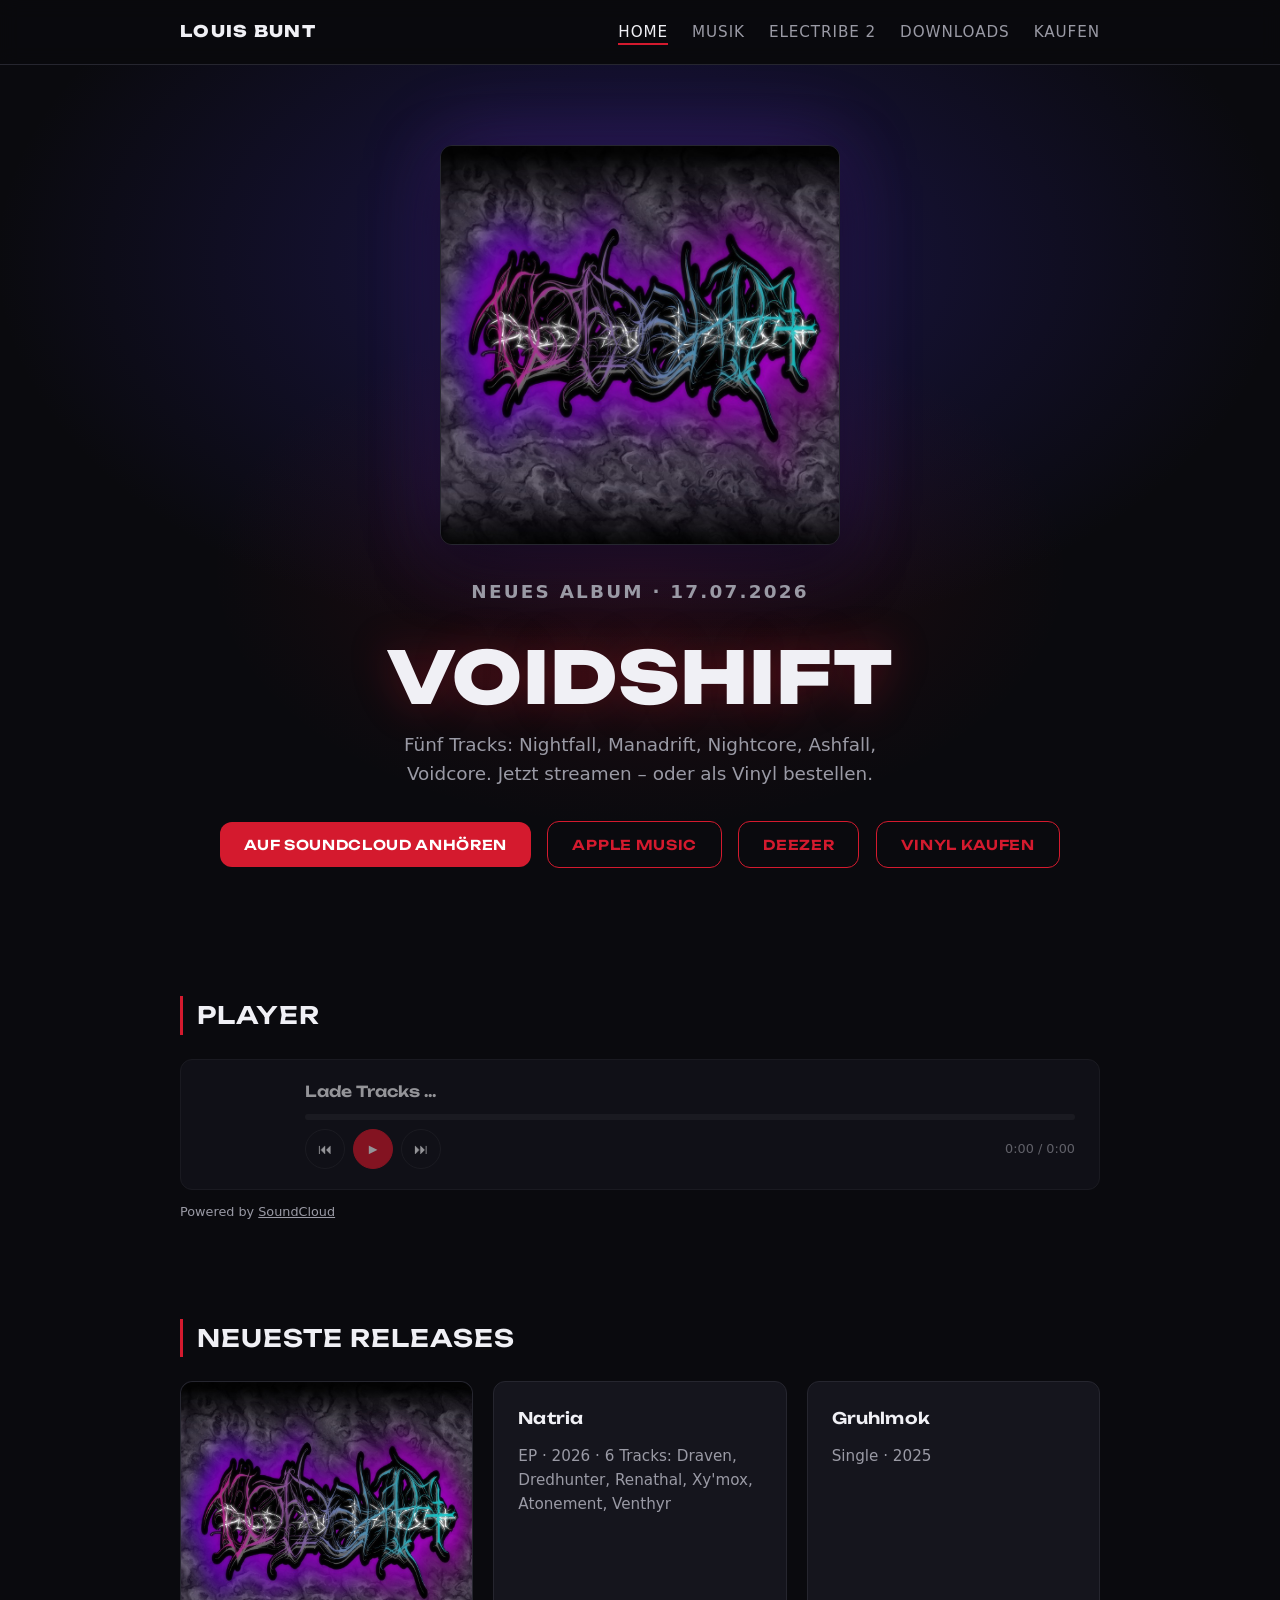
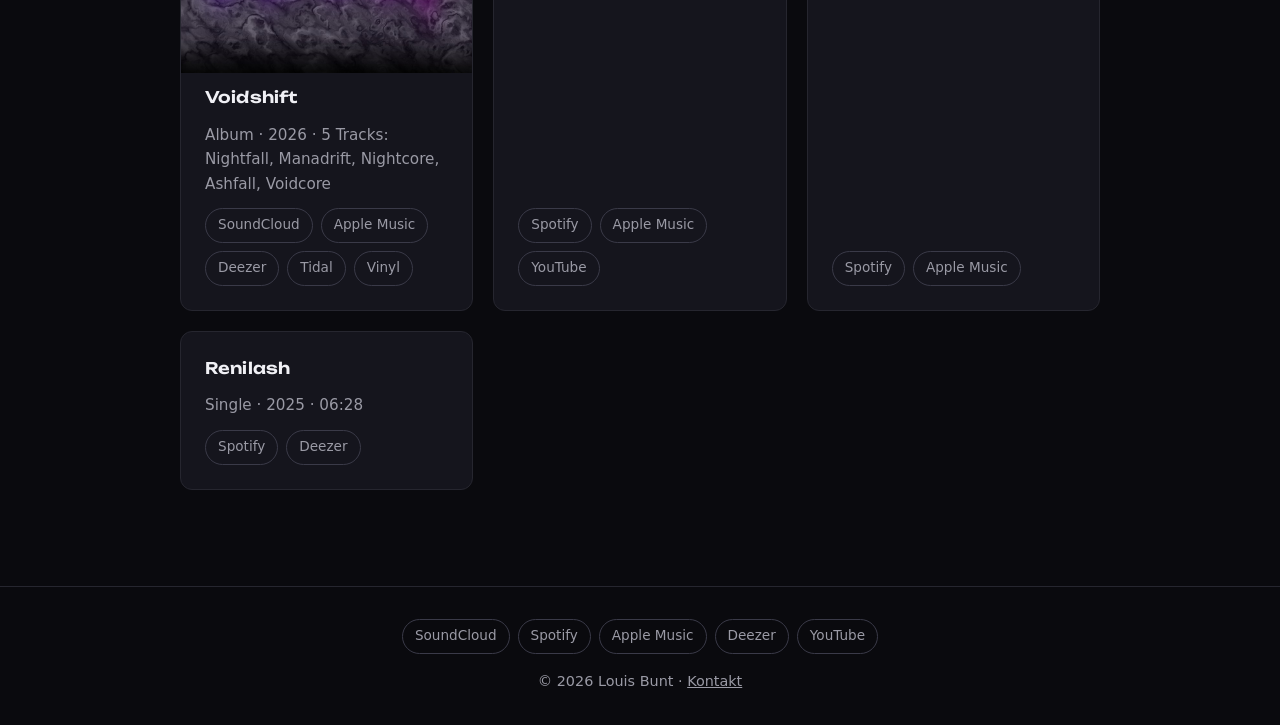
<file: louis-bunt-web/index.html>
<!DOCTYPE html>
<html lang="de">
<head>
  <meta charset="UTF-8">
  <meta name="viewport" content="width=device-width, initial-scale=1.0">
  <title>Louis Bunt – Musik</title>
  <meta name="description" content="Louis Bunt – Musik, Releases und Projekte. Alle Songs auf Spotify, Apple Music & Co.">
  <link rel="preconnect" href="https://fonts.googleapis.com">
  <link rel="preconnect" href="https://fonts.gstatic.com" crossorigin>
  <link href="https://fonts.googleapis.com/css2?family=Unbounded:wght@400;600;800&display=swap" rel="stylesheet">
  <link rel="stylesheet" href="css/style.css">
</head>
<body>

  <header>
    <div class="container">
      <nav class="nav">
        <a href="index.html" class="nav-logo">Louis Bunt</a>
        <button class="nav-toggle" aria-label="Menü öffnen">☰</button>
        <ul class="nav-links">
          <li><a href="index.html">Home</a></li>
          <li><a href="musik.html">Musik</a></li>
          <li><a href="electribe.html">Electribe 2</a></li>
          <li><a href="downloads.html">Downloads</a></li>
          <li><a href="kaufen.html">Kaufen</a></li>
        </ul>
      </nav>
    </div>
  </header>

  <main>
    <!-- Hero: Promo für den neuesten Release -->
    <section class="hero">
      <div class="container">
        <img src="images/voidshift-cover.jpg" alt="Voidshift – Album-Artwork" class="hero-art" width="900" height="900">
        <p class="hero-eyebrow">Neues Album · 17.07.2026</p>
        <h1>Voidshift</h1>
        <p>Fünf Tracks: Nightfall, Manadrift, Nightcore, Ashfall, Voidcore. Jetzt streamen – oder als Vinyl bestellen.</p>
        <a href="https://soundcloud.com/louis-braun-676518148/sets/voidshift" class="btn" target="_blank" rel="noopener">Auf SoundCloud anhören</a>
        <a href="https://music.apple.com/us/album/voidshift-ep/6783264069" class="btn btn-outline" target="_blank" rel="noopener">Apple Music</a>
        <a href="https://www.deezer.com/album/1012274491" class="btn btn-outline" target="_blank" rel="noopener">Deezer</a>
        <a href="kaufen.html" class="btn btn-outline">Vinyl kaufen</a>
      </div>
    </section>

    <!-- SoundCloud-Player -->
    <section>
      <div class="container">
        <h2 class="section-title">Player</h2>
        <div id="sc-player" class="sc-player">
          <img class="sc-art" alt="" style="visibility:hidden">
          <div class="sc-main">
            <p class="sc-title">Lade Tracks …</p>
            <div class="sc-bar"><div class="sc-bar-fill"></div></div>
            <div class="sc-row">
              <div class="sc-controls">
                <button class="sc-prev" aria-label="Vorheriger Track">⏮</button>
                <button class="sc-play" aria-label="Abspielen/Pause">►</button>
                <button class="sc-next" aria-label="Nächster Track">⏭</button>
              </div>
              <span class="sc-time">0:00 / 0:00</span>
            </div>
          </div>
        </div>
        <p class="sc-note">Powered by <a href="https://soundcloud.com/louis-braun-676518148" target="_blank" rel="noopener">SoundCloud</a></p>
      </div>
    </section>

    <!-- Neueste Releases (Auswahl) -->
    <section>
      <div class="container">
        <h2 class="section-title">Neueste Releases</h2>
        <div class="card-grid">
          <div class="card">
            <img src="images/voidshift-cover.jpg" alt="Voidshift – Album-Artwork" class="card-art" loading="lazy" width="900" height="900">
            <h3>Voidshift</h3>
            <p>Album · 2026 · 5 Tracks: Nightfall, Manadrift, Nightcore, Ashfall, Voidcore</p>
            <div class="links">
              <a href="https://soundcloud.com/louis-braun-676518148/sets/voidshift" class="platform-link" target="_blank" rel="noopener">SoundCloud</a>
              <a href="https://music.apple.com/us/album/voidshift-ep/6783264069" class="platform-link" target="_blank" rel="noopener">Apple Music</a>
              <a href="https://www.deezer.com/album/1012274491" class="platform-link" target="_blank" rel="noopener">Deezer</a>
              <a href="https://listen.tidal.com/album/535831681" class="platform-link" target="_blank" rel="noopener">Tidal</a>
              <a href="kaufen.html" class="platform-link">Vinyl</a>
            </div>
          </div>
          <div class="card">
            <h3>Natria</h3>
            <p>EP · 2026 · 6 Tracks: Draven, Dredhunter, Renathal, Xy'mox, Atonement, Venthyr</p>
            <div class="links">
              <a href="https://open.spotify.com/album/7LaM6ZAwKH0hN5QniwOusI" class="platform-link" target="_blank" rel="noopener">Spotify</a>
              <a href="https://music.apple.com/us/artist/1554259324" class="platform-link" target="_blank" rel="noopener">Apple Music</a>
              <a href="https://www.youtube.com/@LouisBunt-Techno" class="platform-link" target="_blank" rel="noopener">YouTube</a>
            </div>
          </div>
          <div class="card">
            <h3>Gruhlmok</h3>
            <p>Single · 2025</p>
            <div class="links">
              <a href="https://open.spotify.com/album/0qwvjWjmSZGYK9a04cztuV" class="platform-link" target="_blank" rel="noopener">Spotify</a>
              <a href="https://music.apple.com/us/artist/1554259324" class="platform-link" target="_blank" rel="noopener">Apple Music</a>
            </div>
          </div>
          <div class="card">
            <h3>Renilash</h3>
            <p>Single · 2025 · 06:28</p>
            <div class="links">
              <a href="https://open.spotify.com/album/3ocbYnUuXEChkw7O9kxGTf" class="platform-link" target="_blank" rel="noopener">Spotify</a>
              <a href="https://www.deezer.com/us/track/3280093951" class="platform-link" target="_blank" rel="noopener">Deezer</a>
            </div>
          </div>
        </div>
      </div>
    </section>
  </main>

  <footer>
    <div class="container">
      <div class="socials">
        <a href="https://soundcloud.com/louis-braun-676518148" class="platform-link" target="_blank" rel="noopener">SoundCloud</a>
        <a href="https://open.spotify.com/artist/4r1x6EJdY0ZOuGLt7uO670" class="platform-link" target="_blank" rel="noopener">Spotify</a>
        <a href="https://music.apple.com/us/artist/1554259324" class="platform-link" target="_blank" rel="noopener">Apple Music</a>
        <a href="https://www.deezer.com/us/artist/121831472" class="platform-link" target="_blank" rel="noopener">Deezer</a>
        <a href="https://www.youtube.com/@LouisBunt-Techno" class="platform-link" target="_blank" rel="noopener">YouTube</a>
        <!-- TODO: Instagram-Link ergänzen, sobald angelegt -->
      </div>
      <p>© 2026 Louis Bunt · <a href="mailto:braunlouis18@gmail.com">Kontakt</a></p>
    </div>
  </footer>

  <script src="js/main.js"></script>
  <script src="js/player.js"></script>
</body>
</html>
</file>
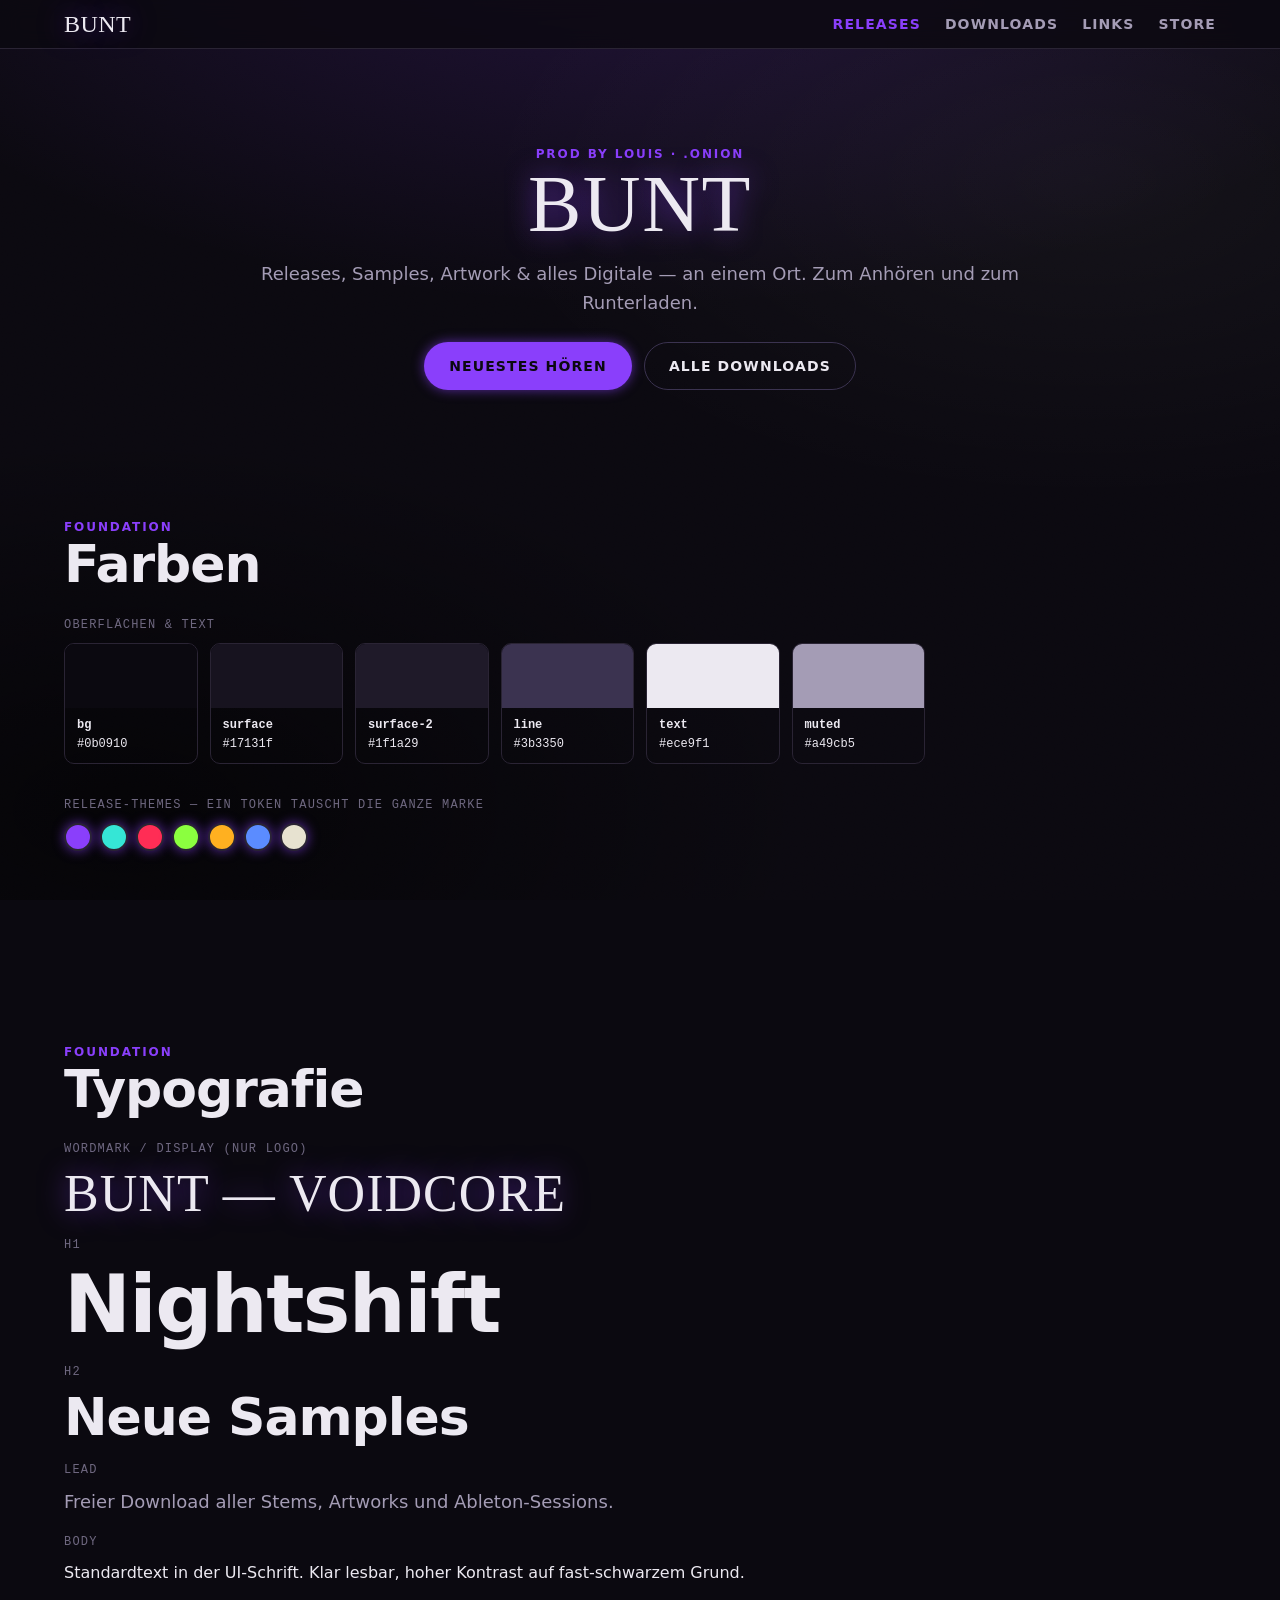
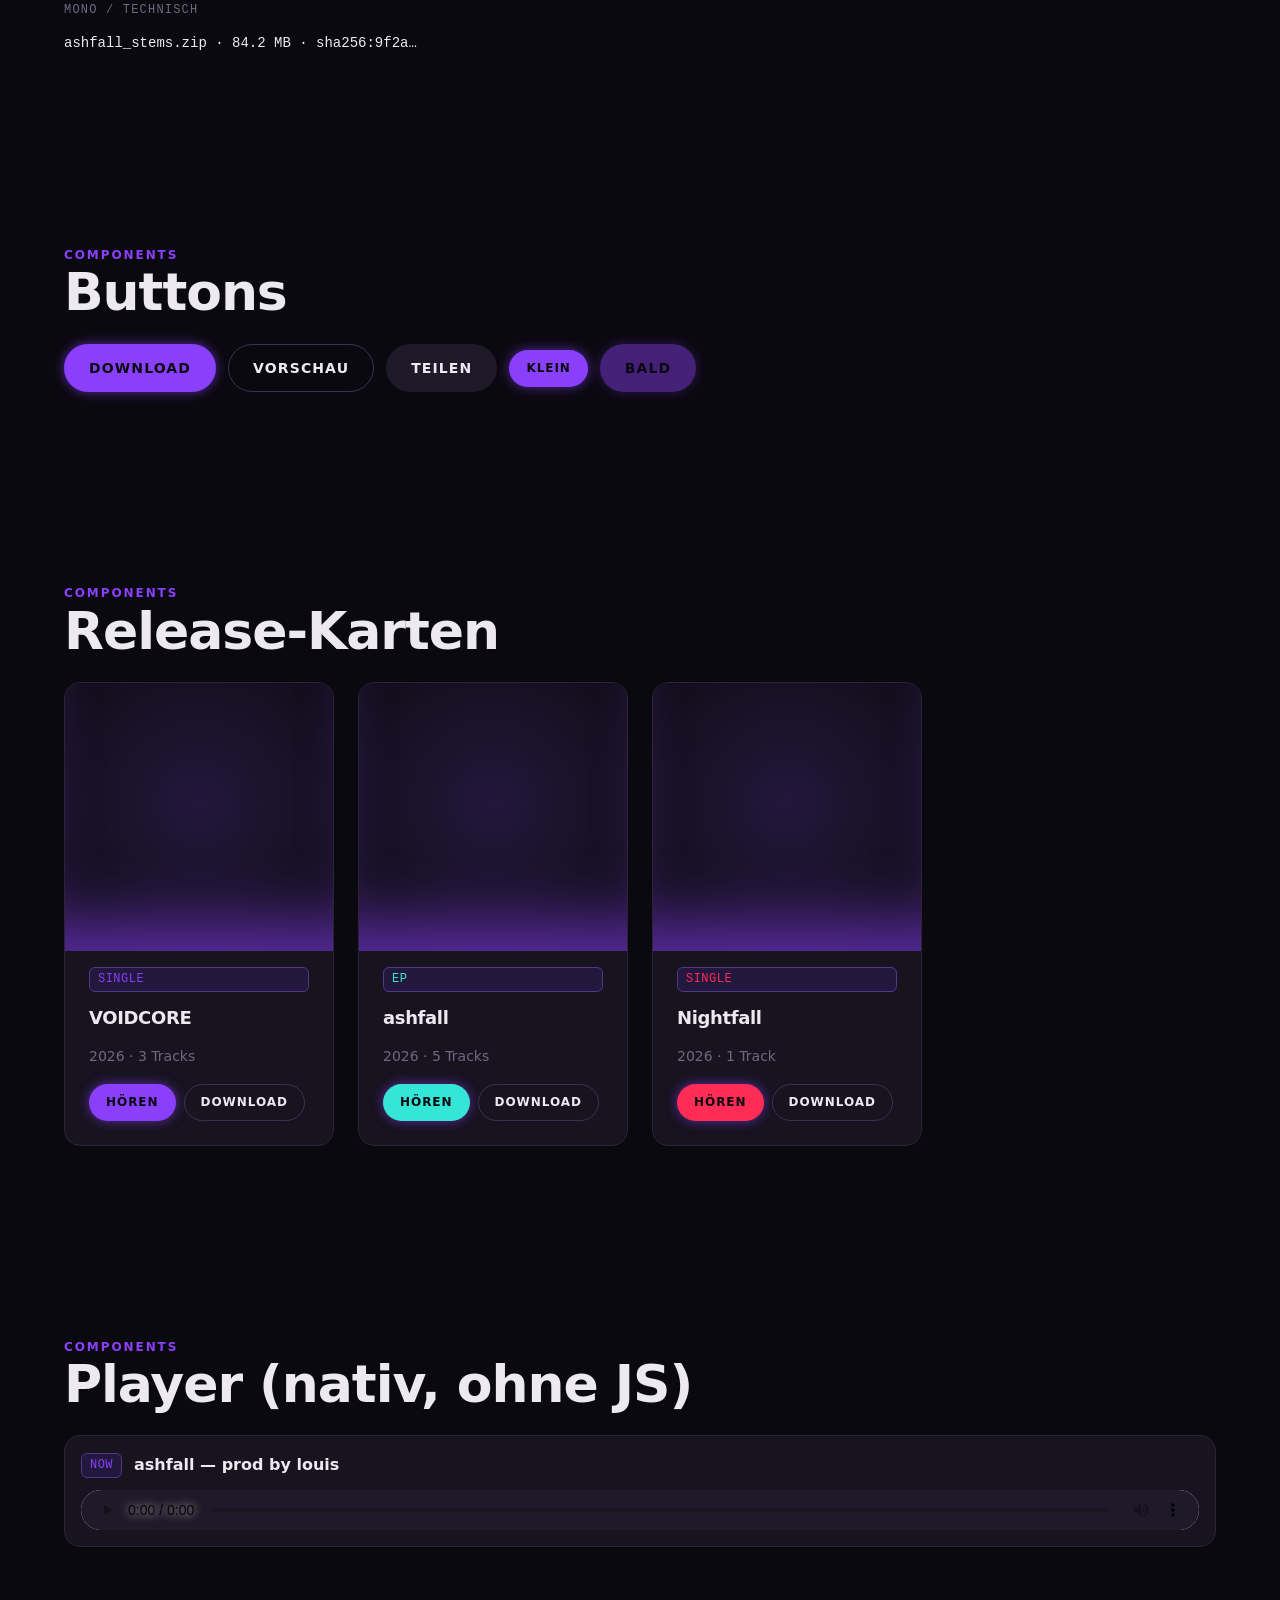
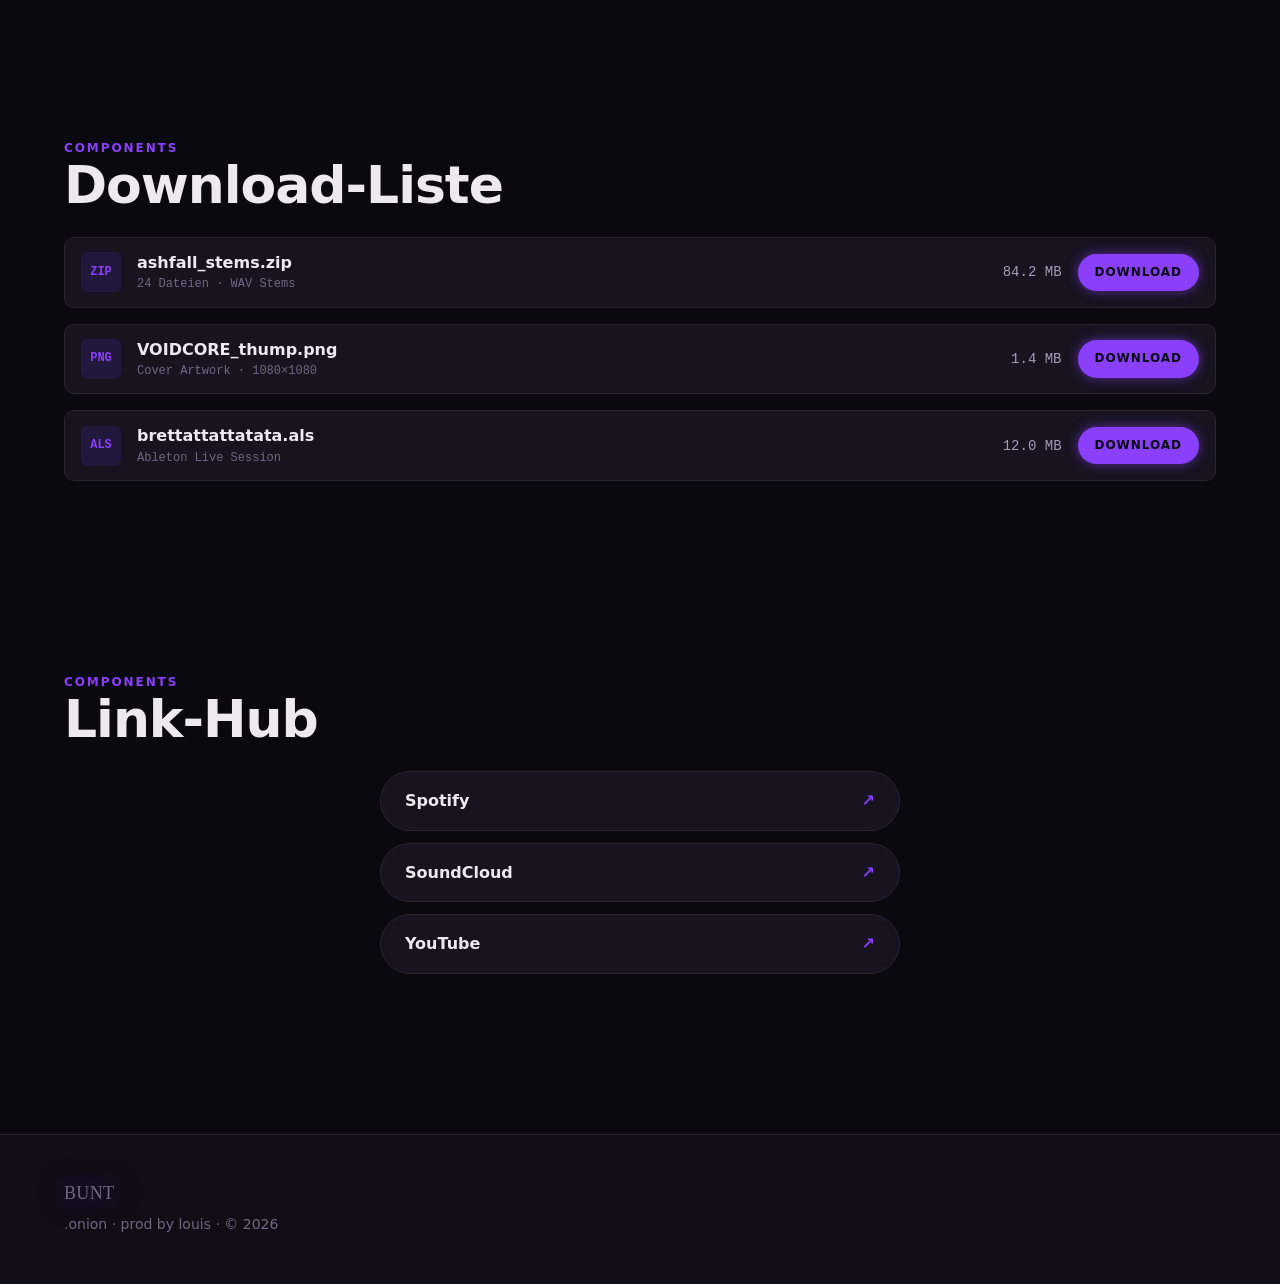
<file: design-system/styleguide.html>
<!doctype html>
<html lang="de">
<head>
  <meta charset="utf-8">
  <meta name="viewport" content="width=device-width, initial-scale=1">
  <title>BUNT — Design System</title>
  <link rel="stylesheet" href="tokens.css">
  <link rel="stylesheet" href="themes.css">
  <link rel="stylesheet" href="bunt.css">
  <style>
    /* styleguide-only helpers */
    .sg-label { font-family: var(--bunt-font-mono); font-size: var(--bunt-text-xs); color: var(--bunt-text-faint); text-transform: uppercase; letter-spacing:.1em; margin-bottom: var(--bunt-space-2); }
    .sg-swatches { display:grid; grid-template-columns: repeat(auto-fill, minmax(120px,1fr)); gap: var(--bunt-space-3); }
    .sg-swatch { border:1px solid var(--bunt-line); border-radius: var(--bunt-radius-md); overflow:hidden; }
    .sg-swatch__chip { height:64px; }
    .sg-swatch__meta { padding: var(--bunt-space-2) var(--bunt-space-3); font-family: var(--bunt-font-mono); font-size: var(--bunt-text-xs); }
    .sg-swatch__meta b { display:block; color: var(--bunt-text); font-weight:600; text-transform:none; }
    .sg-themes { display:flex; gap: var(--bunt-space-2); flex-wrap:wrap; }
    .sg-theme-dot { width:28px; height:28px; border-radius:50%; border:2px solid var(--bunt-line); background: var(--bunt-accent); box-shadow: var(--bunt-glow-sm); }
    .sg-block > h2 { margin-bottom: var(--bunt-space-5); }
    .sg-block + .sg-block { margin-top: var(--bunt-space-8); }
  </style>
</head>
<body class="theme-void">
  <div class="bunt-grain"></div>

  <header class="bunt-header">
    <div class="bunt-container bunt-header__inner">
      <span class="bunt-wordmark" style="font-size:var(--bunt-text-xl)">BUNT</span>
      <nav class="bunt-nav">
        <a href="#" aria-current="page">Releases</a>
        <a href="#">Downloads</a>
        <a href="#">Links</a>
        <a href="#">Store</a>
      </nav>
    </div>
  </header>

  <section class="bunt-hero bunt-container bunt-container--tight">
    <p class="bunt-eyebrow">Prod by Louis · .onion</p>
    <h1 class="bunt-wordmark">BUNT</h1>
    <p class="bunt-hero__tagline">Releases, Samples, Artwork &amp; alles Digitale — an einem Ort. Zum Anhören und zum Runterladen.</p>
    <div class="bunt-row" style="justify-content:center; margin-top:var(--bunt-space-5)">
      <a class="bunt-btn bunt-btn--primary" href="#">Neuestes hören</a>
      <a class="bunt-btn bunt-btn--ghost" href="#">Alle Downloads</a>
    </div>
  </section>

  <main class="bunt-container">

    <!-- COLOUR -->
    <div class="bunt-section sg-block">
      <p class="bunt-eyebrow">Foundation</p>
      <h2 class="bunt-h2">Farben</h2>
      <p class="sg-label" style="margin-top:var(--bunt-space-5)">Oberflächen &amp; Text</p>
      <div class="sg-swatches">
        <div class="sg-swatch"><div class="sg-swatch__chip" style="background:var(--bunt-bg)"></div><div class="sg-swatch__meta"><b>bg</b>#0b0910</div></div>
        <div class="sg-swatch"><div class="sg-swatch__chip" style="background:var(--bunt-surface)"></div><div class="sg-swatch__meta"><b>surface</b>#17131f</div></div>
        <div class="sg-swatch"><div class="sg-swatch__chip" style="background:var(--bunt-surface-2)"></div><div class="sg-swatch__meta"><b>surface-2</b>#1f1a29</div></div>
        <div class="sg-swatch"><div class="sg-swatch__chip" style="background:var(--bunt-line-strong)"></div><div class="sg-swatch__meta"><b>line</b>#3b3350</div></div>
        <div class="sg-swatch"><div class="sg-swatch__chip" style="background:var(--bunt-text)"></div><div class="sg-swatch__meta"><b>text</b>#ece9f1</div></div>
        <div class="sg-swatch"><div class="sg-swatch__chip" style="background:var(--bunt-text-muted)"></div><div class="sg-swatch__meta"><b>muted</b>#a49cb5</div></div>
      </div>

      <p class="sg-label" style="margin-top:var(--bunt-space-6)">Release-Themes — ein Token tauscht die ganze Marke</p>
      <div class="sg-themes">
        <span class="sg-theme-dot theme-void"  title="void"></span>
        <span class="sg-theme-dot theme-ash"   title="ash"></span>
        <span class="sg-theme-dot theme-blood" title="blood"></span>
        <span class="sg-theme-dot theme-toxic" title="toxic"></span>
        <span class="sg-theme-dot theme-gold"  title="gold"></span>
        <span class="sg-theme-dot theme-frost" title="frost"></span>
        <span class="sg-theme-dot theme-bone"  title="bone"></span>
      </div>
    </div>

    <!-- TYPOGRAPHY -->
    <div class="bunt-section sg-block">
      <p class="bunt-eyebrow">Foundation</p>
      <h2 class="bunt-h2">Typografie</h2>
      <div class="bunt-stack" style="margin-top:var(--bunt-space-5)">
        <div><p class="sg-label">Wordmark / Display (nur Logo)</p><span class="bunt-wordmark" style="font-size:var(--bunt-text-3xl)">BUNT — VOIDCORE</span></div>
        <div><p class="sg-label">H1</p><span class="bunt-h1">Nightshift</span></div>
        <div><p class="sg-label">H2</p><span class="bunt-h2">Neue Samples</span></div>
        <div><p class="sg-label">Lead</p><p class="bunt-lead">Freier Download aller Stems, Artworks und Ableton-Sessions.</p></div>
        <div><p class="sg-label">Body</p><p>Standardtext in der UI-Schrift. Klar lesbar, hoher Kontrast auf fast-schwarzem Grund.</p></div>
        <div><p class="sg-label">Mono / technisch</p><span class="bunt-mono">ashfall_stems.zip · 84.2 MB · sha256:9f2a…</span></div>
      </div>
    </div>

    <!-- BUTTONS -->
    <div class="bunt-section sg-block">
      <p class="bunt-eyebrow">Components</p>
      <h2 class="bunt-h2">Buttons</h2>
      <div class="bunt-row" style="margin-top:var(--bunt-space-5)">
        <button class="bunt-btn bunt-btn--primary">Download</button>
        <button class="bunt-btn bunt-btn--ghost">Vorschau</button>
        <button class="bunt-btn bunt-btn--quiet">Teilen</button>
        <button class="bunt-btn bunt-btn--primary bunt-btn--sm">Klein</button>
        <button class="bunt-btn bunt-btn--primary" disabled>Bald</button>
      </div>
    </div>

    <!-- RELEASE CARDS -->
    <div class="bunt-section sg-block">
      <p class="bunt-eyebrow">Components</p>
      <h2 class="bunt-h2">Release-Karten</h2>
      <div class="bunt-grid" style="margin-top:var(--bunt-space-5)">
        <article class="bunt-card release theme-void">
          <div class="release__cover"></div>
          <div class="release__body">
            <span class="bunt-badge bunt-badge--accent">Single</span>
            <h3 class="release__title">VOIDCORE</h3>
            <p class="release__meta">2026 · 3 Tracks</p>
            <div class="release__actions">
              <button class="bunt-btn bunt-btn--primary bunt-btn--sm">Hören</button>
              <button class="bunt-btn bunt-btn--ghost bunt-btn--sm">Download</button>
            </div>
          </div>
        </article>
        <article class="bunt-card release theme-ash">
          <div class="release__cover"></div>
          <div class="release__body">
            <span class="bunt-badge bunt-badge--accent">EP</span>
            <h3 class="release__title">ashfall</h3>
            <p class="release__meta">2026 · 5 Tracks</p>
            <div class="release__actions">
              <button class="bunt-btn bunt-btn--primary bunt-btn--sm">Hören</button>
              <button class="bunt-btn bunt-btn--ghost bunt-btn--sm">Download</button>
            </div>
          </div>
        </article>
        <article class="bunt-card release theme-blood">
          <div class="release__cover"></div>
          <div class="release__body">
            <span class="bunt-badge bunt-badge--accent">Single</span>
            <h3 class="release__title">Nightfall</h3>
            <p class="release__meta">2026 · 1 Track</p>
            <div class="release__actions">
              <button class="bunt-btn bunt-btn--primary bunt-btn--sm">Hören</button>
              <button class="bunt-btn bunt-btn--ghost bunt-btn--sm">Download</button>
            </div>
          </div>
        </article>
      </div>
    </div>

    <!-- PLAYER -->
    <div class="bunt-section sg-block">
      <p class="bunt-eyebrow">Components</p>
      <h2 class="bunt-h2">Player (nativ, ohne JS)</h2>
      <div class="bunt-player" style="margin-top:var(--bunt-space-5)">
        <div class="bunt-player__head">
          <span class="bunt-badge bunt-badge--accent">NOW</span>
          <span class="bunt-player__title">ashfall — prod by louis</span>
        </div>
        <audio controls preload="none"></audio>
      </div>
    </div>

    <!-- DOWNLOADS -->
    <div class="bunt-section sg-block">
      <p class="bunt-eyebrow">Components</p>
      <h2 class="bunt-h2">Download-Liste</h2>
      <div class="bunt-stack" style="margin-top:var(--bunt-space-5)">
        <div class="bunt-file">
          <div class="bunt-file__icon">ZIP</div>
          <div><div class="bunt-file__name">ashfall_stems.zip</div><div class="bunt-file__sub">24 Dateien · WAV Stems</div></div>
          <div class="bunt-file__size">84.2 MB</div>
          <button class="bunt-btn bunt-btn--primary bunt-btn--sm">Download</button>
        </div>
        <div class="bunt-file">
          <div class="bunt-file__icon">PNG</div>
          <div><div class="bunt-file__name">VOIDCORE_thump.png</div><div class="bunt-file__sub">Cover Artwork · 1080×1080</div></div>
          <div class="bunt-file__size">1.4 MB</div>
          <button class="bunt-btn bunt-btn--primary bunt-btn--sm">Download</button>
        </div>
        <div class="bunt-file">
          <div class="bunt-file__icon">ALS</div>
          <div><div class="bunt-file__name">brettattattatata.als</div><div class="bunt-file__sub">Ableton Live Session</div></div>
          <div class="bunt-file__size">12.0 MB</div>
          <button class="bunt-btn bunt-btn--primary bunt-btn--sm">Download</button>
        </div>
      </div>
    </div>

    <!-- LINK HUB -->
    <div class="bunt-section sg-block">
      <p class="bunt-eyebrow">Components</p>
      <h2 class="bunt-h2">Link-Hub</h2>
      <div class="bunt-links" style="margin-top:var(--bunt-space-5)">
        <a class="bunt-link" href="#">Spotify <span class="bunt-link__arrow">↗</span></a>
        <a class="bunt-link" href="#">SoundCloud <span class="bunt-link__arrow">↗</span></a>
        <a class="bunt-link" href="#">YouTube <span class="bunt-link__arrow">↗</span></a>
      </div>
    </div>

  </main>

  <footer class="bunt-footer">
    <div class="bunt-container">
      <span class="bunt-wordmark" style="font-size:var(--bunt-text-lg)">BUNT</span>
      <p style="margin-top:var(--bunt-space-2)">.onion · prod by louis · © 2026</p>
    </div>
  </footer>
</body>
</html>
</file>
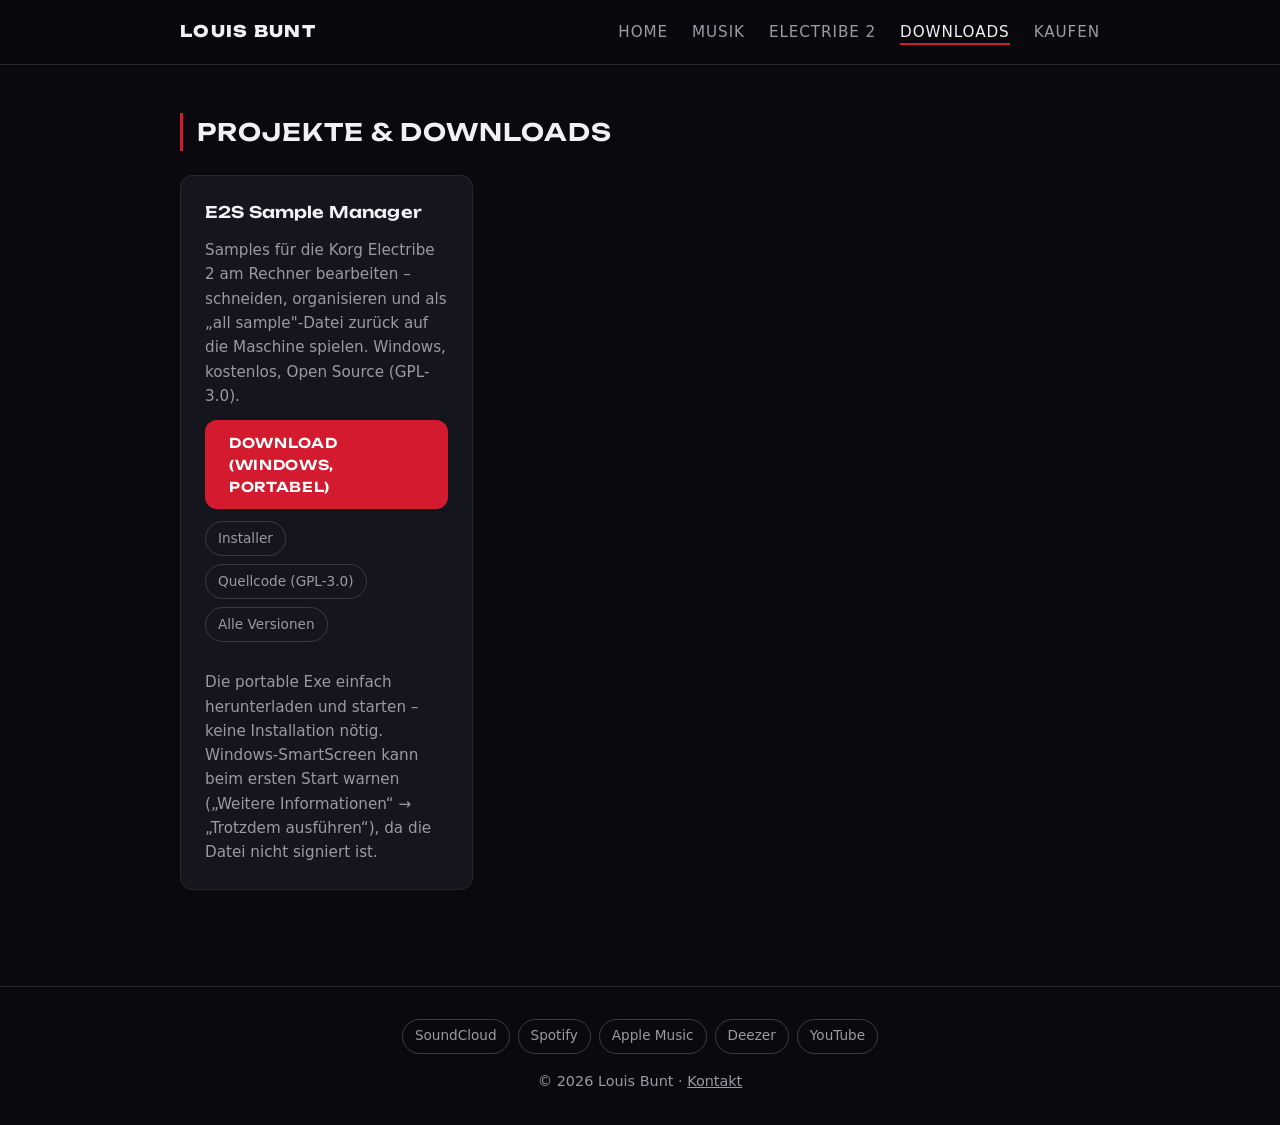
<file: louis-bunt-web/downloads.html>
<!DOCTYPE html>
<html lang="de">
<head>
  <meta charset="UTF-8">
  <meta name="viewport" content="width=device-width, initial-scale=1.0">
  <title>Downloads – Louis Bunt</title>
  <meta name="description" content="Downloads für Projekte von Louis Bunt, z.B. das Korg Electribe 2 Sample-Edit-Projekt.">
  <link rel="preconnect" href="https://fonts.googleapis.com">
  <link rel="preconnect" href="https://fonts.gstatic.com" crossorigin>
  <link href="https://fonts.googleapis.com/css2?family=Unbounded:wght@400;600;800&display=swap" rel="stylesheet">
  <link rel="stylesheet" href="css/style.css">
</head>
<body>

  <header>
    <div class="container">
      <nav class="nav">
        <a href="index.html" class="nav-logo">Louis Bunt</a>
        <button class="nav-toggle" aria-label="Menü öffnen">☰</button>
        <ul class="nav-links">
          <li><a href="index.html">Home</a></li>
          <li><a href="musik.html">Musik</a></li>
          <li><a href="electribe.html">Electribe 2</a></li>
          <li><a href="downloads.html" class="active">Downloads</a></li>
          <li><a href="kaufen.html">Kaufen</a></li>
        </ul>
      </nav>
    </div>
  </header>

  <main>
    <section>
      <div class="container">
        <h2 class="section-title">Projekte &amp; Downloads</h2>
        <div class="card-grid">
          <div class="card">
            <h3>E2S Sample Manager</h3>
            <p>Samples für die Korg Electribe 2 am Rechner bearbeiten – schneiden,
               organisieren und als „all sample"-Datei zurück auf die Maschine spielen.
               Windows, kostenlos, Open Source (GPL-3.0).</p>
            <div class="links">
              <a href="https://github.com/LouisBunt/louis-bunt-web/releases/latest/download/E2S-Sample-Manager.exe" class="btn">Download (Windows, portabel)</a>
            </div>
            <div class="links">
              <a href="https://github.com/LouisBunt/louis-bunt-web/releases/latest/download/E2S-Sample-Manager-Setup-0.1.0.exe" class="platform-link">Installer</a>
              <a href="https://github.com/LouisBunt/louis-bunt-web/releases/latest/download/e2s-sample-manager-src.zip" class="platform-link">Quellcode (GPL-3.0)</a>
              <a href="https://github.com/LouisBunt/louis-bunt-web/releases/latest" class="platform-link" target="_blank" rel="noopener">Alle Versionen</a>
            </div>
            <p class="shop-note">Die portable Exe einfach herunterladen und starten – keine Installation nötig.
               Windows-SmartScreen kann beim ersten Start warnen („Weitere Informationen“ → „Trotzdem ausführen“),
               da die Datei nicht signiert ist.</p>
          </div>
          <!-- TODO: Weitere Projekte als Karten hinzufügen -->
        </div>
      </div>
    </section>
  </main>

  <footer>
    <div class="container">
      <div class="socials">
        <a href="https://soundcloud.com/louis-braun-676518148" class="platform-link" target="_blank" rel="noopener">SoundCloud</a>
        <a href="https://open.spotify.com/artist/4r1x6EJdY0ZOuGLt7uO670" class="platform-link" target="_blank" rel="noopener">Spotify</a>
        <a href="https://music.apple.com/us/artist/1554259324" class="platform-link" target="_blank" rel="noopener">Apple Music</a>
        <a href="https://www.deezer.com/us/artist/121831472" class="platform-link" target="_blank" rel="noopener">Deezer</a>
        <a href="https://www.youtube.com/@LouisBunt-Techno" class="platform-link" target="_blank" rel="noopener">YouTube</a>
        <!-- TODO: Instagram-Link ergänzen, sobald angelegt -->
      </div>
      <p>© 2026 Louis Bunt · <a href="mailto:braunlouis18@gmail.com">Kontakt</a></p>
    </div>
  </footer>

  <script src="js/main.js"></script>
</body>
</html>
</file>
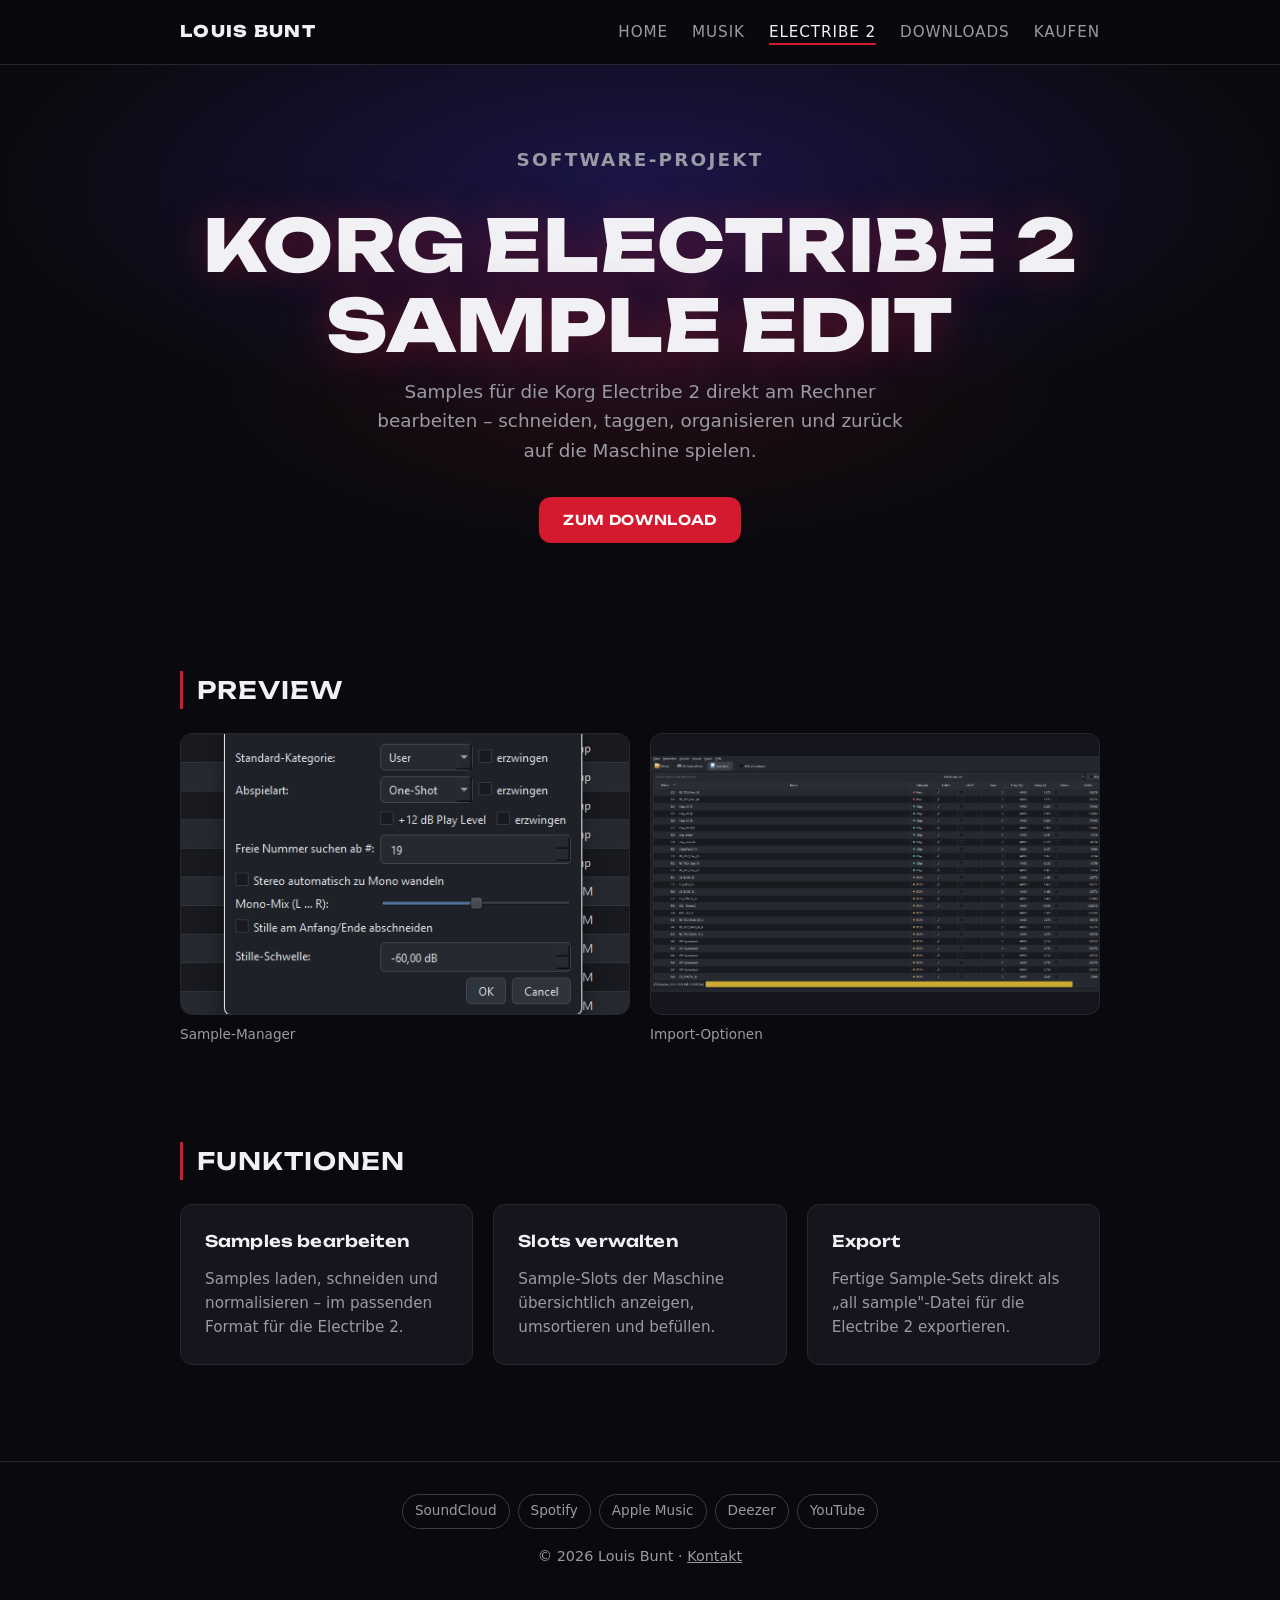
<file: louis-bunt-web/electribe.html>
<!DOCTYPE html>
<html lang="de">
<head>
  <meta charset="UTF-8">
  <meta name="viewport" content="width=device-width, initial-scale=1.0">
  <title>Electribe 2 – Sample Edit – Louis Bunt</title>
  <meta name="description" content="Korg Electribe 2 Sample Edit – Software von Louis Bunt zum Bearbeiten von Samples für die Korg Electribe 2.">
  <link rel="preconnect" href="https://fonts.googleapis.com">
  <link rel="preconnect" href="https://fonts.gstatic.com" crossorigin>
  <link href="https://fonts.googleapis.com/css2?family=Unbounded:wght@400;600;800&display=swap" rel="stylesheet">
  <link rel="stylesheet" href="css/style.css">
</head>
<body>

  <header>
    <div class="container">
      <nav class="nav">
        <a href="index.html" class="nav-logo">Louis Bunt</a>
        <button class="nav-toggle" aria-label="Menü öffnen">☰</button>
        <ul class="nav-links">
          <li><a href="index.html">Home</a></li>
          <li><a href="musik.html">Musik</a></li>
          <li><a href="electribe.html" class="active">Electribe 2</a></li>
          <li><a href="downloads.html">Downloads</a></li>
          <li><a href="kaufen.html">Kaufen</a></li>
        </ul>
      </nav>
    </div>
  </header>

  <main>
    <section class="hero">
      <div class="container">
        <p class="hero-eyebrow">Software-Projekt</p>
        <h1>Korg Electribe 2<br>Sample Edit</h1>
        <p>Samples für die Korg Electribe 2 direkt am Rechner bearbeiten – schneiden, taggen, organisieren und zurück auf die Maschine spielen.</p>
        <a href="downloads.html" class="btn">Zum Download</a>
      </div>
    </section>

    <section>
      <div class="container">
        <h2 class="section-title">Preview</h2>
        <div class="preview-grid">
          <figure class="preview">
            <img src="images/e2-main.png" alt="Screenshot der Hauptansicht: Sample-Manager mit Slot-Liste" loading="lazy">
            <figcaption>Sample-Manager</figcaption>
          </figure>
          <figure class="preview">
            <img src="images/e2-import.png" alt="Screenshot der Import-Optionen für Samples" class="contain" loading="lazy">
            <figcaption>Import-Optionen</figcaption>
          </figure>
        </div>
      </div>
    </section>

    <section>
      <div class="container">
        <h2 class="section-title">Funktionen</h2>
        <div class="card-grid">
          <div class="card">
            <h3>Samples bearbeiten</h3>
            <p>Samples laden, schneiden und normalisieren – im passenden Format für die Electribe 2.</p>
          </div>
          <div class="card">
            <h3>Slots verwalten</h3>
            <p>Sample-Slots der Maschine übersichtlich anzeigen, umsortieren und befüllen.</p>
          </div>
          <div class="card">
            <h3>Export</h3>
            <p>Fertige Sample-Sets direkt als „all sample"-Datei für die Electribe 2 exportieren.</p>
          </div>
        </div>
      </div>
    </section>
  </main>

  <footer>
    <div class="container">
      <div class="socials">
        <a href="https://soundcloud.com/louis-braun-676518148" class="platform-link" target="_blank" rel="noopener">SoundCloud</a>
        <a href="https://open.spotify.com/artist/4r1x6EJdY0ZOuGLt7uO670" class="platform-link" target="_blank" rel="noopener">Spotify</a>
        <a href="https://music.apple.com/us/artist/1554259324" class="platform-link" target="_blank" rel="noopener">Apple Music</a>
        <a href="https://www.deezer.com/us/artist/121831472" class="platform-link" target="_blank" rel="noopener">Deezer</a>
        <a href="https://www.youtube.com/@LouisBunt-Techno" class="platform-link" target="_blank" rel="noopener">YouTube</a>
        <!-- TODO: Instagram-Link ergänzen, sobald angelegt -->
      </div>
      <p>© 2026 Louis Bunt · <a href="mailto:braunlouis18@gmail.com">Kontakt</a></p>
    </div>
  </footer>

  <script src="js/main.js"></script>
</body>
</html>
</file>
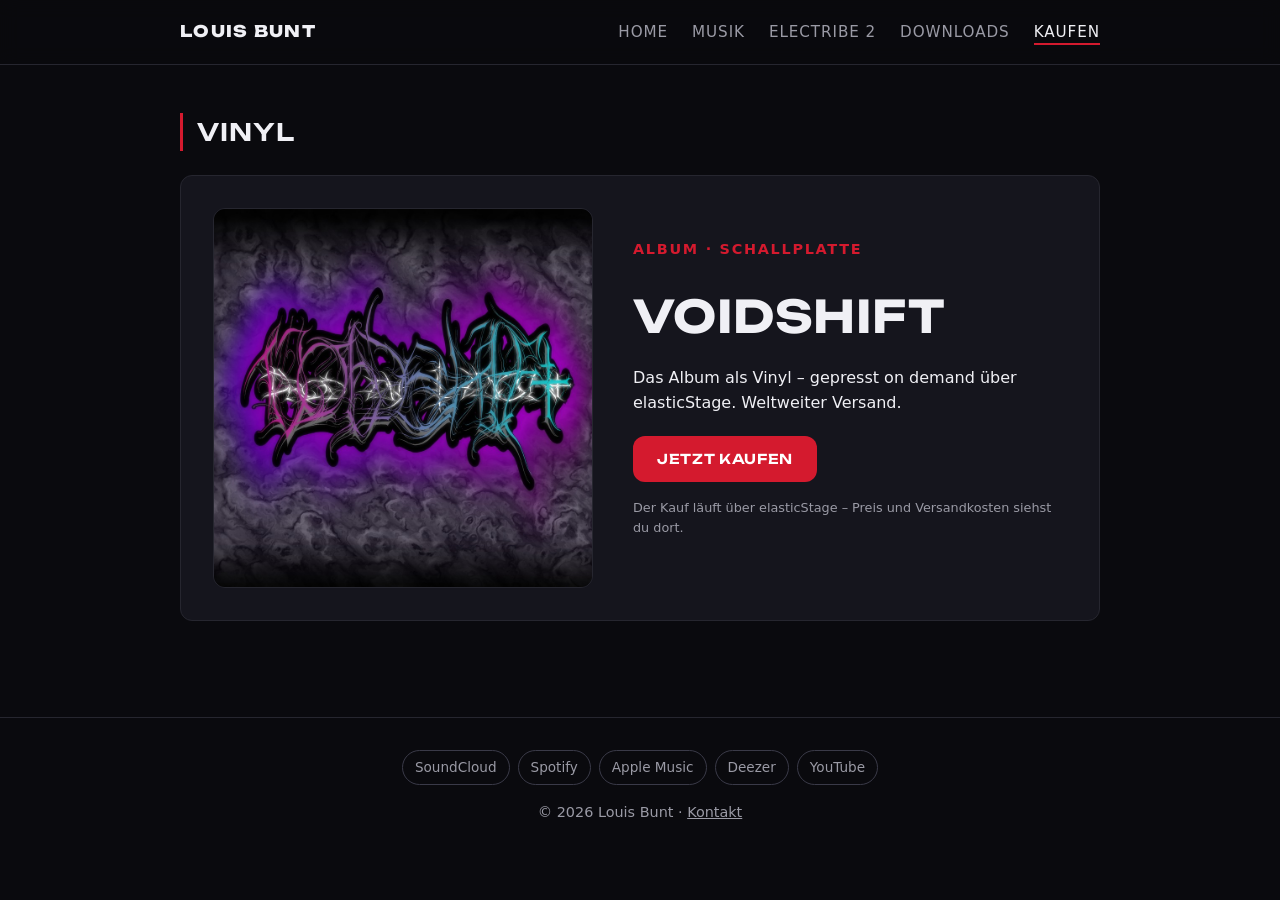
<file: louis-bunt-web/kaufen.html>
<!DOCTYPE html>
<html lang="de">
<head>
  <meta charset="UTF-8">
  <meta name="viewport" content="width=device-width, initial-scale=1.0">
  <title>Kaufen – Louis Bunt</title>
  <meta name="description" content="Voidshift – das Album von Louis Bunt als Schallplatte kaufen.">
  <link rel="preconnect" href="https://fonts.googleapis.com">
  <link rel="preconnect" href="https://fonts.gstatic.com" crossorigin>
  <link href="https://fonts.googleapis.com/css2?family=Unbounded:wght@400;600;800&display=swap" rel="stylesheet">
  <link rel="stylesheet" href="css/style.css">
</head>
<body>

  <header>
    <div class="container">
      <nav class="nav">
        <a href="index.html" class="nav-logo">Louis Bunt</a>
        <button class="nav-toggle" aria-label="Menü öffnen">☰</button>
        <ul class="nav-links">
          <li><a href="index.html">Home</a></li>
          <li><a href="musik.html">Musik</a></li>
          <li><a href="electribe.html">Electribe 2</a></li>
          <li><a href="downloads.html">Downloads</a></li>
          <li><a href="kaufen.html" class="active">Kaufen</a></li>
        </ul>
      </nav>
    </div>
  </header>

  <main>
    <section>
      <div class="container">
        <h2 class="section-title">Vinyl</h2>
        <div class="shop-item">
          <div class="shop-cover">
            <img src="images/voidshift-cover.jpg" alt="Cover-Artwork des Albums Voidshift" loading="lazy" width="900" height="900">
          </div>
          <div class="shop-info">
            <p class="hero-eyebrow">Album · Schallplatte</p>
            <h1>Voidshift</h1>
            <p>Das Album als Vinyl – gepresst on demand über elasticStage. Weltweiter Versand.</p>
            <a href="https://elasticstage.com/soundcloud/releases/louis-bunt-voidshift-album" class="btn" target="_blank" rel="noopener">Jetzt kaufen</a>
            <p class="shop-note">Der Kauf läuft über elasticStage – Preis und Versandkosten siehst du dort.</p>
          </div>
        </div>
      </div>
    </section>
  </main>

  <footer>
    <div class="container">
      <div class="socials">
        <a href="https://soundcloud.com/louis-braun-676518148" class="platform-link" target="_blank" rel="noopener">SoundCloud</a>
        <a href="https://open.spotify.com/artist/4r1x6EJdY0ZOuGLt7uO670" class="platform-link" target="_blank" rel="noopener">Spotify</a>
        <a href="https://music.apple.com/us/artist/1554259324" class="platform-link" target="_blank" rel="noopener">Apple Music</a>
        <a href="https://www.deezer.com/us/artist/121831472" class="platform-link" target="_blank" rel="noopener">Deezer</a>
        <a href="https://www.youtube.com/@LouisBunt-Techno" class="platform-link" target="_blank" rel="noopener">YouTube</a>
        <!-- TODO: Instagram-Link ergänzen, sobald angelegt -->
      </div>
      <p>© 2026 Louis Bunt · <a href="mailto:braunlouis18@gmail.com">Kontakt</a></p>
    </div>
  </footer>

  <script src="js/main.js"></script>
</body>
</html>
</file>
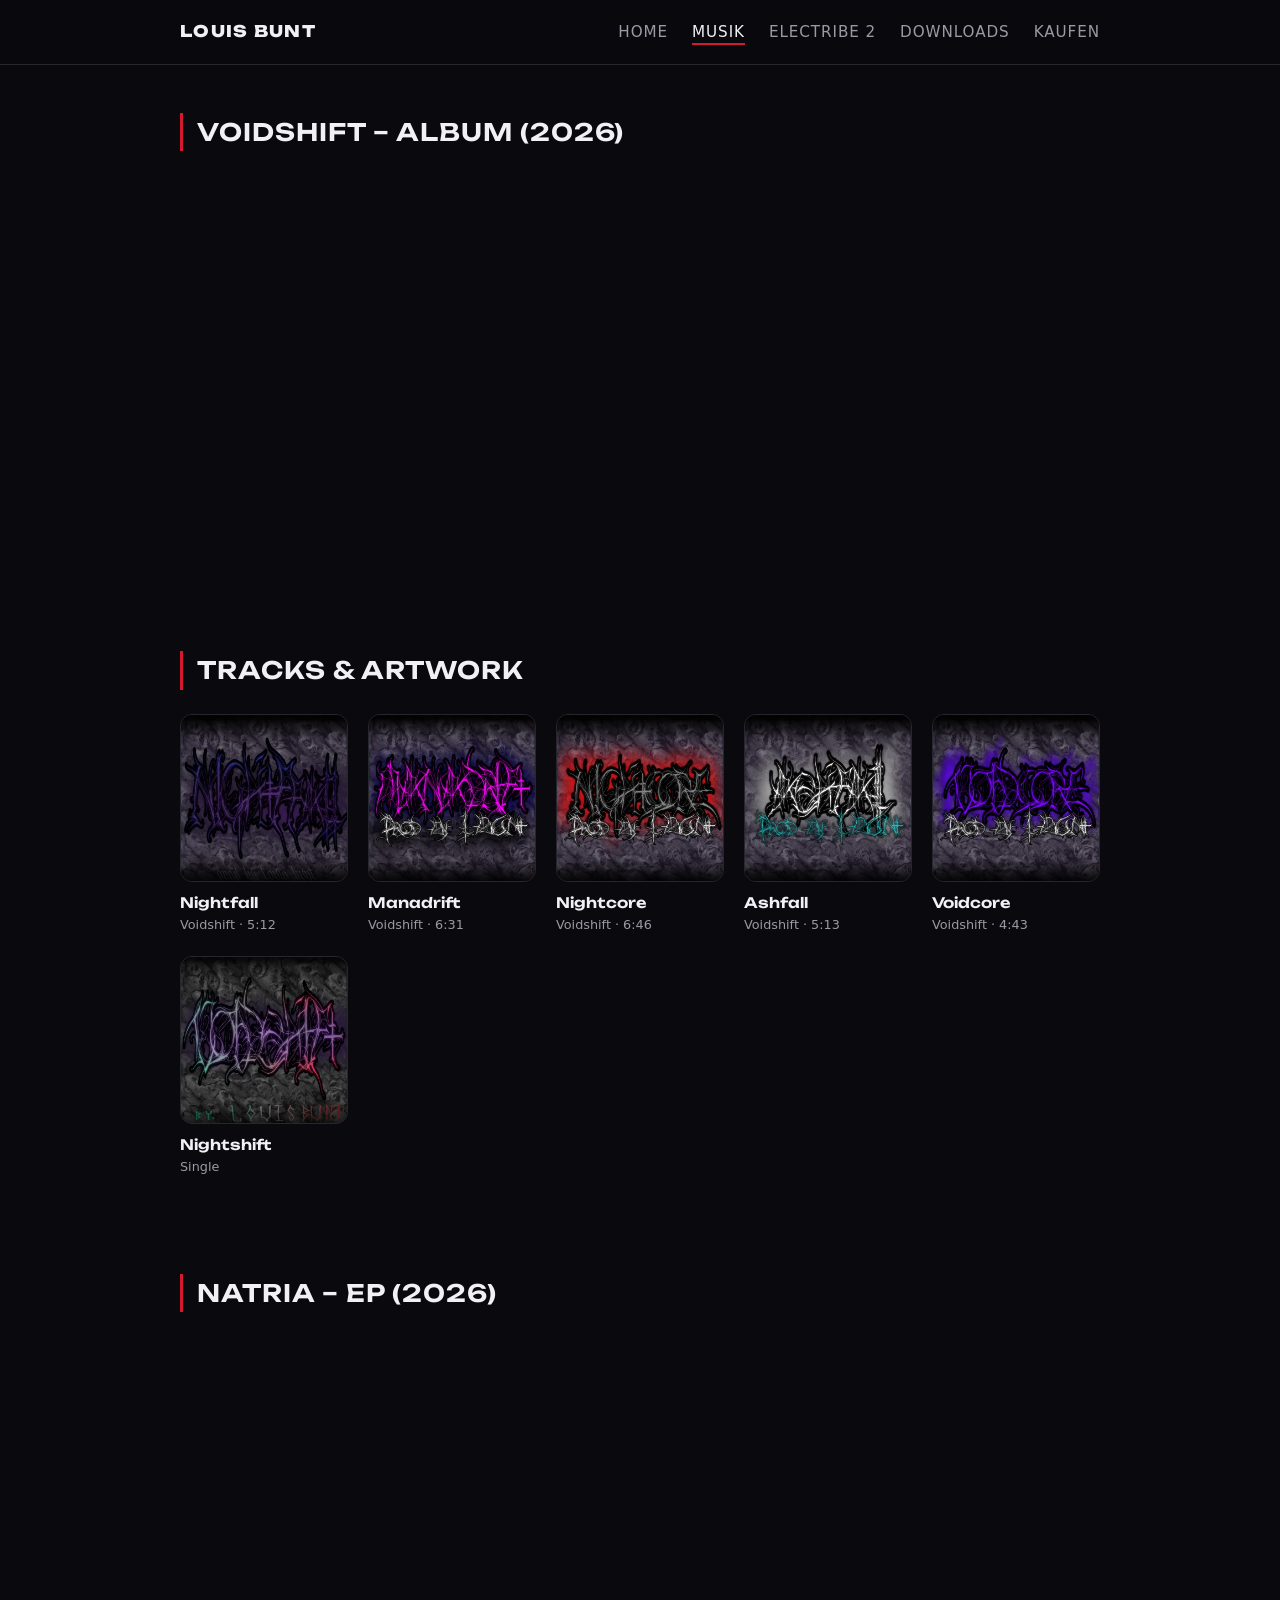
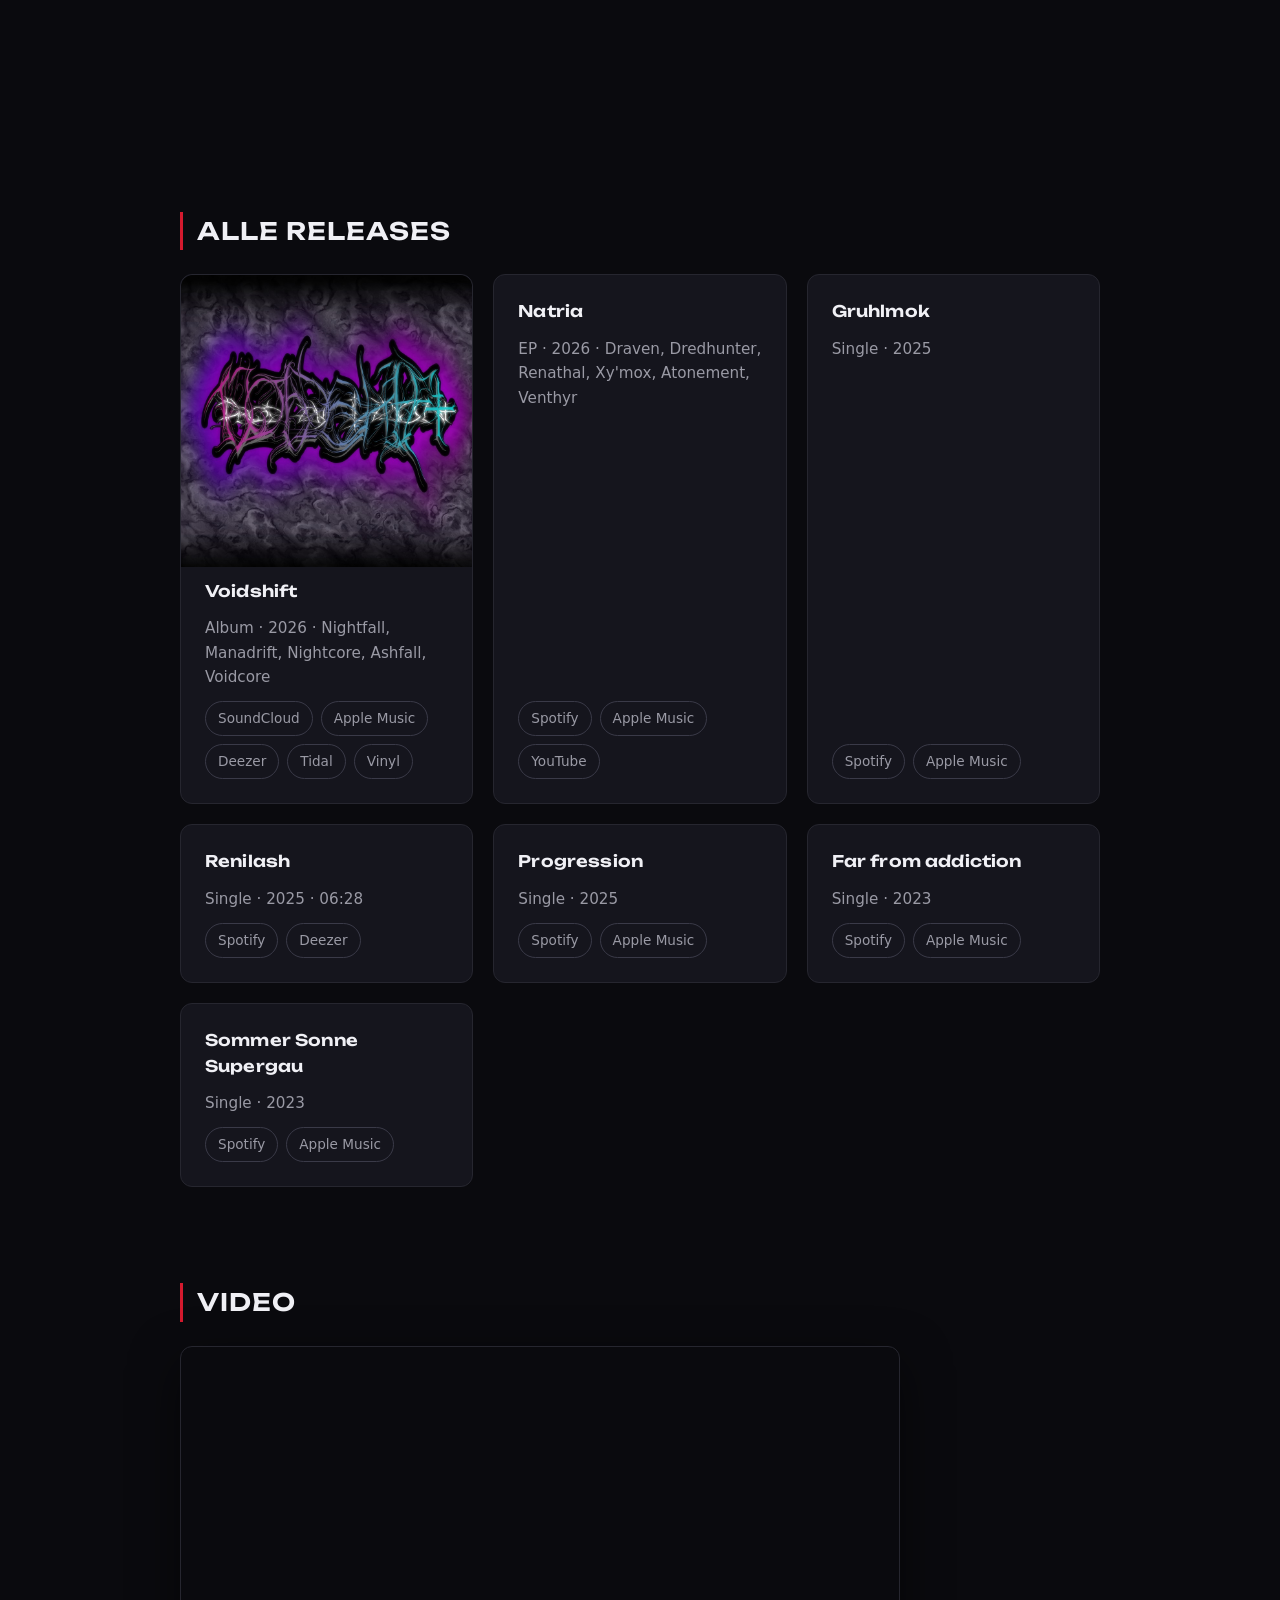
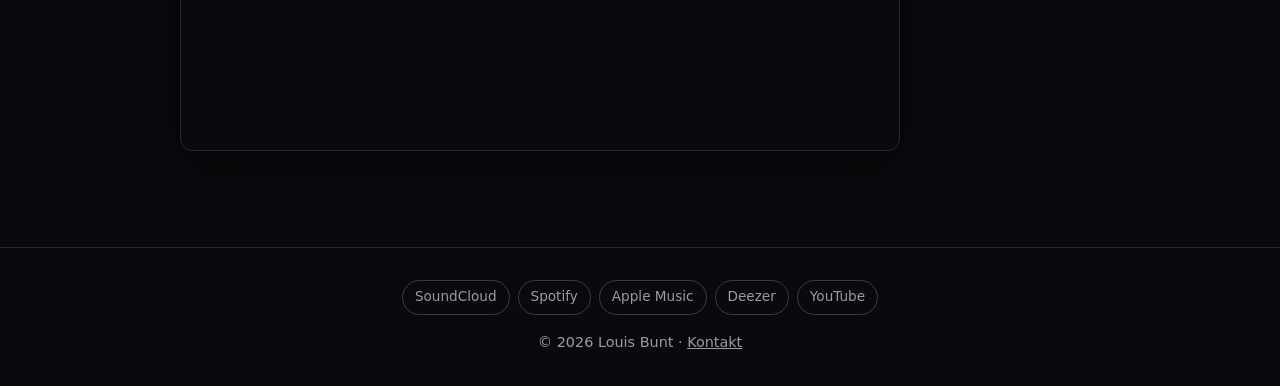
<file: louis-bunt-web/musik.html>
<!DOCTYPE html>
<html lang="de">
<head>
  <meta charset="UTF-8">
  <meta name="viewport" content="width=device-width, initial-scale=1.0">
  <title>Musik – Louis Bunt</title>
  <meta name="description" content="Alle Songs von Louis Bunt – Links zu Spotify, Apple Music, YouTube und mehr.">
  <link rel="preconnect" href="https://fonts.googleapis.com">
  <link rel="preconnect" href="https://fonts.gstatic.com" crossorigin>
  <link href="https://fonts.googleapis.com/css2?family=Unbounded:wght@400;600;800&display=swap" rel="stylesheet">
  <link rel="stylesheet" href="css/style.css">
</head>
<body>

  <header>
    <div class="container">
      <nav class="nav">
        <a href="index.html" class="nav-logo">Louis Bunt</a>
        <button class="nav-toggle" aria-label="Menü öffnen">☰</button>
        <ul class="nav-links">
          <li><a href="index.html">Home</a></li>
          <li><a href="musik.html" class="active">Musik</a></li>
          <li><a href="electribe.html">Electribe 2</a></li>
          <li><a href="downloads.html">Downloads</a></li>
          <li><a href="kaufen.html">Kaufen</a></li>
        </ul>
      </nav>
    </div>
  </header>

  <main>
    <section>
      <div class="container">
        <h2 class="section-title">Voidshift – Album (2026)</h2>
        <iframe class="embed" style="border-radius:12px" width="100%" height="380" frameborder="0" loading="lazy"
          title="Voidshift auf SoundCloud" allow="autoplay"
          src="https://w.soundcloud.com/player/?url=https%3A%2F%2Fsoundcloud.com%2Flouis-braun-676518148%2Fsets%2Fvoidshift&color=%23d41a2e&auto_play=false&show_artwork=true&visual=false"></iframe>
      </div>
    </section>

    <section>
      <div class="container">
        <h2 class="section-title">Tracks &amp; Artwork</h2>
        <div class="track-grid">
          <figure class="track">
            <img src="images/releases/nightfall.jpg" alt="Nightfall – Artwork" loading="lazy" width="600" height="600">
            <figcaption>
              <div class="track-title">Nightfall</div>
              <div class="track-meta">Voidshift · 5:12</div>
            </figcaption>
          </figure>
          <figure class="track">
            <img src="images/releases/manadrift.jpg" alt="Manadrift – Artwork" loading="lazy" width="600" height="600">
            <figcaption>
              <div class="track-title">Manadrift</div>
              <div class="track-meta">Voidshift · 6:31</div>
            </figcaption>
          </figure>
          <figure class="track">
            <img src="images/releases/nightcore.jpg" alt="Nightcore – Artwork" loading="lazy" width="600" height="600">
            <figcaption>
              <div class="track-title">Nightcore</div>
              <div class="track-meta">Voidshift · 6:46</div>
            </figcaption>
          </figure>
          <figure class="track">
            <img src="images/releases/ashfall.jpg" alt="Ashfall – Artwork" loading="lazy" width="600" height="600">
            <figcaption>
              <div class="track-title">Ashfall</div>
              <div class="track-meta">Voidshift · 5:13</div>
            </figcaption>
          </figure>
          <figure class="track">
            <img src="images/releases/voidcore.jpg" alt="Voidcore – Artwork" loading="lazy" width="600" height="600">
            <figcaption>
              <div class="track-title">Voidcore</div>
              <div class="track-meta">Voidshift · 4:43</div>
            </figcaption>
          </figure>
          <figure class="track">
            <img src="images/releases/nightshift.jpg" alt="Nightshift – Artwork" loading="lazy" width="600" height="600">
            <figcaption>
              <div class="track-title">Nightshift</div>
              <div class="track-meta">Single</div>
            </figcaption>
          </figure>
        </div>
      </div>
    </section>

    <section>
      <div class="container">
        <h2 class="section-title">Natria – EP (2026)</h2>
        <iframe class="embed" style="border-radius:12px" src="https://open.spotify.com/embed/album/7LaM6ZAwKH0hN5QniwOusI"
          width="100%" height="380" frameborder="0" allow="encrypted-media" loading="lazy" title="Natria EP auf Spotify"></iframe>
      </div>
    </section>

    <section>
      <div class="container">
        <h2 class="section-title">Alle Releases</h2>
        <div class="card-grid">
          <div class="card">
            <img src="images/voidshift-cover.jpg" alt="Voidshift – Album-Artwork" class="card-art" loading="lazy" width="900" height="900">
            <h3>Voidshift</h3>
            <p>Album · 2026 · Nightfall, Manadrift, Nightcore, Ashfall, Voidcore</p>
            <div class="links">
              <a href="https://soundcloud.com/louis-braun-676518148/sets/voidshift" class="platform-link" target="_blank" rel="noopener">SoundCloud</a>
              <a href="https://music.apple.com/us/album/voidshift-ep/6783264069" class="platform-link" target="_blank" rel="noopener">Apple Music</a>
              <a href="https://www.deezer.com/album/1012274491" class="platform-link" target="_blank" rel="noopener">Deezer</a>
              <a href="https://listen.tidal.com/album/535831681" class="platform-link" target="_blank" rel="noopener">Tidal</a>
              <a href="kaufen.html" class="platform-link">Vinyl</a>
            </div>
          </div>
          <div class="card">
            <h3>Natria</h3>
            <p>EP · 2026 · Draven, Dredhunter, Renathal, Xy'mox, Atonement, Venthyr</p>
            <div class="links">
              <a href="https://open.spotify.com/album/7LaM6ZAwKH0hN5QniwOusI" class="platform-link" target="_blank" rel="noopener">Spotify</a>
              <a href="https://music.apple.com/us/artist/1554259324" class="platform-link" target="_blank" rel="noopener">Apple Music</a>
              <a href="https://www.youtube.com/@LouisBunt-Techno" class="platform-link" target="_blank" rel="noopener">YouTube</a>
            </div>
          </div>
          <div class="card">
            <h3>Gruhlmok</h3>
            <p>Single · 2025</p>
            <div class="links">
              <a href="https://open.spotify.com/album/0qwvjWjmSZGYK9a04cztuV" class="platform-link" target="_blank" rel="noopener">Spotify</a>
              <a href="https://music.apple.com/us/artist/1554259324" class="platform-link" target="_blank" rel="noopener">Apple Music</a>
            </div>
          </div>
          <div class="card">
            <h3>Renilash</h3>
            <p>Single · 2025 · 06:28</p>
            <div class="links">
              <a href="https://open.spotify.com/album/3ocbYnUuXEChkw7O9kxGTf" class="platform-link" target="_blank" rel="noopener">Spotify</a>
              <a href="https://www.deezer.com/us/track/3280093951" class="platform-link" target="_blank" rel="noopener">Deezer</a>
            </div>
          </div>
          <div class="card">
            <h3>Progression</h3>
            <p>Single · 2025</p>
            <div class="links">
              <a href="https://open.spotify.com/album/6hTrIjzqvUCU35GZFfB2xl" class="platform-link" target="_blank" rel="noopener">Spotify</a>
              <a href="https://music.apple.com/us/artist/1554259324" class="platform-link" target="_blank" rel="noopener">Apple Music</a>
            </div>
          </div>
          <div class="card">
            <h3>Far from addiction</h3>
            <p>Single · 2023</p>
            <div class="links">
              <a href="https://open.spotify.com/album/4nyufFIE7w6jrWxvXWYzEv" class="platform-link" target="_blank" rel="noopener">Spotify</a>
              <a href="https://music.apple.com/us/artist/1554259324" class="platform-link" target="_blank" rel="noopener">Apple Music</a>
            </div>
          </div>
          <div class="card">
            <h3>Sommer Sonne Supergau</h3>
            <p>Single · 2023</p>
            <div class="links">
              <a href="https://open.spotify.com/album/2BwCeB4kd3qCbe0WeZGhtS" class="platform-link" target="_blank" rel="noopener">Spotify</a>
              <a href="https://music.apple.com/us/artist/1554259324" class="platform-link" target="_blank" rel="noopener">Apple Music</a>
            </div>
          </div>
        </div>
      </div>
    </section>

    <section>
      <div class="container">
        <h2 class="section-title">Video</h2>
        <div class="video-wrap">
          <iframe src="https://www.youtube.com/embed/4DC9Jm6De0c" title="Louis Bunt auf YouTube"
            frameborder="0" allow="accelerometer; encrypted-media; picture-in-picture" allowfullscreen loading="lazy"></iframe>
        </div>
      </div>
    </section>
  </main>

  <footer>
    <div class="container">
      <div class="socials">
        <a href="https://soundcloud.com/louis-braun-676518148" class="platform-link" target="_blank" rel="noopener">SoundCloud</a>
        <a href="https://open.spotify.com/artist/4r1x6EJdY0ZOuGLt7uO670" class="platform-link" target="_blank" rel="noopener">Spotify</a>
        <a href="https://music.apple.com/us/artist/1554259324" class="platform-link" target="_blank" rel="noopener">Apple Music</a>
        <a href="https://www.deezer.com/us/artist/121831472" class="platform-link" target="_blank" rel="noopener">Deezer</a>
        <a href="https://www.youtube.com/@LouisBunt-Techno" class="platform-link" target="_blank" rel="noopener">YouTube</a>
        <!-- TODO: Instagram-Link ergänzen, sobald angelegt -->
      </div>
      <p>© 2026 Louis Bunt · <a href="mailto:braunlouis18@gmail.com">Kontakt</a></p>
    </div>
  </footer>

  <script src="js/main.js"></script>
</body>
</html>
</file>
<file: louis-bunt-web/css/style.css>
/* ============================================
   Louis Bunt Web – Grundgerüst Styles
   ============================================ */

:root {
  --bg: #0a0a0e;
  --bg-card: #15151d;
  --text: #f0f0f5;
  --text-muted: #9a9aa5;
  --accent: #d41a2e;
  --accent-hover: #ff3a4e;
  --glow: #3b2bb3;
  --border: #26262f;
  --radius: 12px;
  --max-width: 960px;
  --display: "Unbounded", system-ui, sans-serif;
}

* { margin: 0; padding: 0; box-sizing: border-box; }

html { scroll-behavior: smooth; }

body {
  font-family: system-ui, -apple-system, "Segoe UI", Roboto, sans-serif;
  background: var(--bg);
  color: var(--text);
  line-height: 1.6;
}

h1, h2, h3, .nav-logo {
  font-family: var(--display);
  letter-spacing: 0.01em;
}

.container {
  max-width: var(--max-width);
  margin: 0 auto;
  padding: 0 1.25rem;
}

/* ---------- Header / Navigation ---------- */
header {
  position: sticky;
  top: 0;
  z-index: 100;
  background: rgba(10, 10, 14, 0.85);
  backdrop-filter: blur(10px);
  border-bottom: 1px solid var(--border);
}

.nav {
  display: flex;
  align-items: center;
  justify-content: space-between;
  height: 64px;
}

.nav-logo {
  font-weight: 800;
  font-size: 1rem;
  text-transform: uppercase;
  letter-spacing: 0.08em;
  color: var(--text);
  text-decoration: none;
}

.nav-logo:hover { color: var(--accent-hover); }

.nav-links {
  display: flex;
  gap: 1.5rem;
  list-style: none;
}

.nav-links a {
  color: var(--text-muted);
  text-decoration: none;
  transition: color 0.2s;
}

.nav-links a { font-size: 0.95rem; text-transform: uppercase; letter-spacing: 0.06em; }

.nav-links a:hover { color: var(--text); }

.nav-links a.active {
  color: var(--text);
  border-bottom: 2px solid var(--accent);
  padding-bottom: 2px;
}

/* Mobile Nav */
.nav-toggle {
  display: none;
  background: none;
  border: none;
  color: var(--text);
  font-size: 1.5rem;
  cursor: pointer;
}

@media (max-width: 640px) {
  .nav-toggle { display: block; }
  .nav-links {
    display: none;
    position: absolute;
    top: 64px;
    left: 0;
    right: 0;
    flex-direction: column;
    background: var(--bg-card);
    padding: 1rem 1.25rem;
    border-bottom: 1px solid var(--border);
  }
  .nav-links.open { display: flex; }
}

/* ---------- Hero ---------- */
.hero {
  position: relative;
  padding: 5rem 0 4.5rem;
  text-align: center;
  overflow: hidden;
}

.hero::before {
  content: "";
  position: absolute;
  inset: -20% -10%;
  background:
    radial-gradient(ellipse 60% 45% at 50% 30%, rgba(59, 43, 179, 0.35), transparent 70%),
    radial-gradient(ellipse 40% 30% at 50% 55%, rgba(212, 26, 46, 0.12), transparent 70%);
  pointer-events: none;
}

.hero .container { position: relative; }

.hero-banner {
  display: block;
  width: 100%;
  max-width: 720px;
  margin: 0 auto 2.5rem;
  border-radius: var(--radius);
  box-shadow: 0 20px 60px rgba(0, 0, 0, 0.6), 0 0 80px rgba(59, 43, 179, 0.25);
}

/* Quadratisches Release-Artwork im Hero */
.hero-art {
  display: block;
  width: 100%;
  max-width: 400px;
  /* height:auto ist noetig, damit aspect-ratio das HTML-height-Attribut schlaegt */
  height: auto;
  aspect-ratio: 1 / 1;
  object-fit: cover;
  margin: 0 auto 2rem;
  border-radius: var(--radius);
  border: 1px solid var(--border);
  box-shadow: 0 20px 60px rgba(0, 0, 0, 0.6), 0 0 80px rgba(139, 63, 251, 0.3);
}

.hero-eyebrow {
  color: var(--accent);
  font-weight: 600;
  font-size: 0.9rem;
  letter-spacing: 0.12em;
  text-transform: uppercase;
  margin-bottom: 0.5rem;
}

.hero .btn { margin: 0 0.35rem 0.5rem; }

.hero h1 {
  font-size: clamp(2.2rem, 7vw, 4.5rem);
  font-weight: 800;
  text-transform: uppercase;
  line-height: 1.1;
  margin-bottom: 0.75rem;
  text-shadow: 0 0 40px rgba(212, 26, 46, 0.35);
}

.hero p {
  color: var(--text-muted);
  font-size: 1.15rem;
  max-width: 560px;
  margin: 0 auto 2rem;
}

/* ---------- Buttons ---------- */
.btn {
  display: inline-block;
  padding: 0.75rem 1.5rem;
  border-radius: var(--radius);
  background: var(--accent);
  color: #fff;
  text-decoration: none;
  font-weight: 600;
  transition: background 0.2s;
}

.btn {
  font-family: var(--display);
  font-size: 0.85rem;
  text-transform: uppercase;
  letter-spacing: 0.05em;
}

.btn:hover {
  background: var(--accent-hover);
  box-shadow: 0 4px 24px rgba(212, 26, 46, 0.4);
}

.btn-outline {
  background: transparent;
  border: 1px solid var(--accent);
  color: var(--accent);
}

.btn-outline:hover {
  background: var(--accent);
  color: #fff;
}

/* ---------- Sections ---------- */
section { padding: 3rem 0; }

.section-title {
  font-size: 1.5rem;
  font-weight: 600;
  text-transform: uppercase;
  letter-spacing: 0.04em;
  margin-bottom: 1.5rem;
  padding-left: 0.9rem;
  border-left: 3px solid var(--accent);
}

/* ---------- Cards (Songs / Downloads) ---------- */
.card-grid {
  display: grid;
  grid-template-columns: repeat(auto-fill, minmax(260px, 1fr));
  gap: 1.25rem;
}

.card {
  background: var(--bg-card);
  border: 1px solid var(--border);
  border-radius: var(--radius);
  padding: 1.5rem;
  display: flex;
  flex-direction: column;
  gap: 0.75rem;
  transition: border-color 0.2s, transform 0.2s, box-shadow 0.2s;
}

.card:hover {
  border-color: rgba(212, 26, 46, 0.5);
  transform: translateY(-3px);
  box-shadow: 0 12px 32px rgba(0, 0, 0, 0.45);
}

/* Cover-Artwork oben in einer Karte (bricht aus dem Karten-Padding aus) */
.card-art {
  display: block;
  width: calc(100% + 3rem);
  margin: -1.5rem -1.5rem 0;
  height: auto;
  aspect-ratio: 1 / 1;
  object-fit: cover;
  border-radius: var(--radius) var(--radius) 0 0;
  background: var(--bg);
}

.card h3 { font-size: 1rem; font-weight: 600; }

.card p {
  color: var(--text-muted);
  font-size: 0.95rem;
  flex-grow: 1;
}

.card .links {
  display: flex;
  flex-wrap: wrap;
  gap: 0.5rem;
}

/* Platform-Links (Spotify etc.) */
.platform-link {
  font-size: 0.85rem;
  padding: 0.35rem 0.75rem;
  border-radius: 999px;
  border: 1px solid #3a3a48;
  color: var(--text-muted);
  text-decoration: none;
  transition: all 0.2s;
}

.platform-link:hover {
  border-color: var(--accent);
  color: var(--text);
  background: rgba(212, 26, 46, 0.1);
}

/* ---------- Embeds ---------- */
.embed { display: block; border: 0; }

.video-wrap {
  position: relative;
  aspect-ratio: 16 / 9;
  max-width: 720px;
  border-radius: var(--radius);
  overflow: hidden;
  border: 1px solid var(--border);
  box-shadow: 0 16px 48px rgba(0, 0, 0, 0.5);
}

.video-wrap iframe {
  position: absolute;
  inset: 0;
  width: 100%;
  height: 100%;
  border: 0;
}

/* ---------- SoundCloud-Player ---------- */
.sc-player {
  display: flex;
  align-items: center;
  gap: 1.25rem;
  background: var(--bg-card);
  border: 1px solid var(--border);
  border-radius: var(--radius);
  padding: 1.25rem 1.5rem;
  opacity: 0.6;
  transition: opacity 0.3s;
}

.sc-player.ready { opacity: 1; }

.sc-art {
  width: 80px;
  height: 80px;
  border-radius: 8px;
  object-fit: cover;
  background: var(--bg);
  flex-shrink: 0;
}

.sc-main { flex: 1; min-width: 0; }

.sc-title {
  font-family: var(--display);
  font-size: 0.95rem;
  font-weight: 600;
  white-space: nowrap;
  overflow: hidden;
  text-overflow: ellipsis;
  margin-bottom: 0.6rem;
}

.sc-bar {
  height: 6px;
  background: var(--border);
  border-radius: 3px;
  cursor: pointer;
  margin-bottom: 0.6rem;
}

.sc-bar-fill {
  height: 100%;
  width: 0;
  background: var(--accent);
  border-radius: 3px;
  box-shadow: 0 0 12px rgba(212, 26, 46, 0.6);
}

.sc-row {
  display: flex;
  align-items: center;
  justify-content: space-between;
  gap: 1rem;
}

.sc-controls { display: flex; gap: 0.5rem; }

.sc-controls button {
  width: 40px;
  height: 40px;
  border-radius: 50%;
  border: 1px solid var(--border);
  background: transparent;
  color: var(--text);
  font-size: 0.9rem;
  cursor: pointer;
  transition: border-color 0.2s, background 0.2s;
}

.sc-controls button:hover {
  border-color: var(--accent);
  background: rgba(212, 26, 46, 0.1);
}

.sc-controls .sc-play {
  background: var(--accent);
  border-color: var(--accent);
}

.sc-controls .sc-play:hover {
  background: var(--accent-hover);
  box-shadow: 0 0 20px rgba(212, 26, 46, 0.4);
}

.sc-time {
  font-size: 0.8rem;
  color: var(--text-muted);
  font-variant-numeric: tabular-nums;
}

.sc-note {
  font-size: 0.8rem;
  color: var(--text-muted);
  margin-top: 0.75rem;
}

.sc-note a { color: var(--text-muted); }

@media (max-width: 520px) {
  .sc-art { display: none; }
}

/* ---------- Track-Artwork-Galerie ---------- */
.track-grid {
  display: grid;
  grid-template-columns: repeat(auto-fill, minmax(150px, 1fr));
  gap: 1.25rem;
}

.track img {
  display: block;
  width: 100%;
  height: auto;
  aspect-ratio: 1 / 1;
  object-fit: cover;
  border-radius: var(--radius);
  border: 1px solid var(--border);
  background: var(--bg-card);
  transition: border-color 0.2s, transform 0.2s, box-shadow 0.2s;
}

.track:hover img {
  border-color: rgba(212, 26, 46, 0.5);
  transform: translateY(-3px);
  box-shadow: 0 12px 32px rgba(0, 0, 0, 0.5);
}

.track-title {
  font-family: var(--display);
  font-size: 0.9rem;
  font-weight: 600;
  margin-top: 0.65rem;
}

.track-meta {
  font-size: 0.8rem;
  color: var(--text-muted);
}

/* ---------- Previews & Shop ---------- */
.preview-grid {
  display: grid;
  grid-template-columns: repeat(auto-fit, minmax(260px, 1fr));
  gap: 1.25rem;
}

.preview image-slot { width: 100%; aspect-ratio: 16 / 10; }

.preview img {
  display: block;
  width: 100%;
  height: auto;
  aspect-ratio: 16 / 10;
  object-fit: cover;
  border-radius: var(--radius);
  border: 1px solid var(--border);
  background: var(--bg-card);
}

.preview img.contain { object-fit: contain; }

.preview figcaption {
  font-size: 0.85rem;
  color: var(--text-muted);
  margin-top: 0.6rem;
}

.shop-item {
  display: grid;
  grid-template-columns: minmax(240px, 380px) 1fr;
  gap: 2.5rem;
  align-items: center;
  background: var(--bg-card);
  border: 1px solid var(--border);
  border-radius: var(--radius);
  padding: 2rem;
}

.shop-cover image-slot { width: 100%; aspect-ratio: 1 / 1; }

.shop-cover img {
  display: block;
  width: 100%;
  height: auto;
  aspect-ratio: 1 / 1;
  object-fit: cover;
  border-radius: var(--radius);
  border: 1px solid var(--border);
  background: var(--bg);
}

.shop-info h1 {
  font-size: clamp(1.8rem, 4vw, 2.8rem);
  text-transform: uppercase;
  margin-bottom: 0.75rem;
}

.shop-info > p { margin-bottom: 1.25rem; }

.shop-note {
  font-size: 0.8rem;
  color: var(--text-muted);
  margin-top: 1rem;
}

@media (max-width: 680px) {
  .shop-item { grid-template-columns: 1fr; gap: 1.5rem; }
}

/* ---------- Footer ---------- */
footer {
  border-top: 1px solid var(--border);
  padding: 2rem 0;
  margin-top: 3rem;
  text-align: center;
  color: var(--text-muted);
  font-size: 0.9rem;
}

footer a { color: var(--text-muted); }

.socials {
  display: flex;
  flex-wrap: wrap;
  justify-content: center;
  gap: 0.5rem;
  margin-bottom: 1rem;
}
</file>
<file: design-system/tokens.css>
/* ============================================================================
   BUNT — Design Tokens
   Single source of truth for colour, type, space, radius, glow & motion.
   Pure CSS custom properties. No build step, no JS. Tor-safe.
   ----------------------------------------------------------------------------
   Per-release theming: override --bunt-accent on any scope (see themes.css)
   or inline:  <section style="--bunt-accent:#35e6d6">…</section>
   ========================================================================== */

:root {
  /* ---- Base surfaces (near-black, cold desaturated purple) --------------- */
  --bunt-bg:            #0b0910;  /* page background */
  --bunt-bg-2:          #100d16;  /* deep panels / footer */
  --bunt-surface:       #17131f;  /* cards */
  --bunt-surface-2:     #1f1a29;  /* raised card / hover */
  --bunt-surface-3:     #2a2336;  /* inputs, chips */

  /* ---- Lines / borders -------------------------------------------------- */
  --bunt-line:          #2a2434;
  --bunt-line-strong:   #3b3350;

  /* ---- Text ------------------------------------------------------------- */
  --bunt-text:          #ece9f1;  /* primary */
  --bunt-text-muted:    #a49cb5;  /* secondary / meta */
  --bunt-text-faint:    #6f6880;  /* captions, disabled */
  --bunt-text-on-accent:#0b0910;  /* text sitting on the accent fill */

  /* ---- Accent (DEFAULT = "void" purple, VOIDCORE) ----------------------- */
  --bunt-accent:        #8a3ffb;
  /* Derived automatically from --bunt-accent — override only if needed. */
  --bunt-accent-soft:   color-mix(in oklab, var(--bunt-accent) 22%, var(--bunt-bg));
  --bunt-accent-line:   color-mix(in oklab, var(--bunt-accent) 45%, var(--bunt-line));
  --bunt-accent-hover:  color-mix(in oklab, var(--bunt-accent) 82%, white);
  --bunt-glow:          color-mix(in oklab, var(--bunt-accent) 60%, transparent);

  /* ---- Status ----------------------------------------------------------- */
  --bunt-danger:        #ff4d6d;
  --bunt-success:       #35e0a1;
  --bunt-warning:       #ffb020;

  /* ---- Typography ------------------------------------------------------- */
  /* Display = the BUNT wordmark voice. Blackletter is delivered as IMAGE
     assets per release; this stack is the text fallback only. Self-host the
     real face via @font-face and swap the first family name in. */
  --bunt-font-display: "BUNT Display", "UnifrakturCook", ui-serif, Georgia, serif;
  /* UI = everything readable. Self-host Inter for brand-exact rendering. */
  --bunt-font-ui:      "Inter", system-ui, -apple-system, "Segoe UI", Roboto, Helvetica, Arial, sans-serif;
  /* Mono = file names, sizes, hashes, technical meta. */
  --bunt-font-mono:    "JetBrains Mono", ui-monospace, "Cascadia Code", "SF Mono", Consolas, monospace;

  /* Fluid type scale (min → max across 360–1280px viewport) */
  --bunt-text-xs:   0.75rem;                              /* 12 */
  --bunt-text-sm:   0.875rem;                             /* 14 */
  --bunt-text-base: 1rem;                                 /* 16 */
  --bunt-text-lg:   1.125rem;                             /* 18 */
  --bunt-text-xl:   clamp(1.25rem, 1.1rem + 0.6vw, 1.5rem);
  --bunt-text-2xl:  clamp(1.6rem,  1.3rem + 1.4vw, 2.25rem);
  --bunt-text-3xl:  clamp(2.1rem,  1.6rem + 2.4vw, 3.25rem);
  --bunt-text-4xl:  clamp(2.8rem,  1.9rem + 4.2vw, 5rem);

  --bunt-leading-tight: 1.05;
  --bunt-leading-snug:  1.25;
  --bunt-leading-body:  1.6;

  --bunt-tracking-tight: -0.02em;
  --bunt-tracking-wide:  0.08em;
  --bunt-tracking-caps:  0.16em;   /* eyebrow / overline uppercase */

  /* ---- Spacing scale (4px base) ---------------------------------------- */
  --bunt-space-1:  0.25rem;   /* 4  */
  --bunt-space-2:  0.5rem;    /* 8  */
  --bunt-space-3:  0.75rem;   /* 12 */
  --bunt-space-4:  1rem;      /* 16 */
  --bunt-space-5:  1.5rem;    /* 24 */
  --bunt-space-6:  2rem;      /* 32 */
  --bunt-space-7:  3rem;      /* 48 */
  --bunt-space-8:  4rem;      /* 64 */
  --bunt-space-9:  6rem;      /* 96 */

  /* ---- Radius ----------------------------------------------------------- */
  --bunt-radius-sm:   6px;
  --bunt-radius-md:   10px;
  --bunt-radius-lg:   16px;
  --bunt-radius-xl:   22px;
  --bunt-radius-pill: 999px;

  /* ---- Elevation & glow ------------------------------------------------- */
  --bunt-shadow-sm:  0 1px 2px rgba(0,0,0,.5);
  --bunt-shadow-md:  0 6px 24px rgba(0,0,0,.55);
  --bunt-shadow-lg:  0 18px 60px rgba(0,0,0,.65);
  /* Accent glow — the signature light-behind-the-logo look */
  --bunt-glow-sm:  0 0 12px var(--bunt-glow);
  --bunt-glow-md:  0 0 28px var(--bunt-glow);
  --bunt-glow-lg:  0 0 60px var(--bunt-glow);

  /* ---- Layout ----------------------------------------------------------- */
  --bunt-container:      1200px;
  --bunt-container-tight: 820px;
  --bunt-gutter:         var(--bunt-space-5);

  /* ---- Motion ----------------------------------------------------------- */
  --bunt-ease:      cubic-bezier(.2, .7, .2, 1);
  --bunt-dur-fast:  120ms;
  --bunt-dur-base:  200ms;
  --bunt-dur-slow:  400ms;

  /* ---- Z-index ---------------------------------------------------------- */
  --bunt-z-header: 100;
  --bunt-z-overlay: 200;
}

/* Users on Tor "Safest" often also prefer reduced motion — honour it. */
@media (prefers-reduced-motion: reduce) {
  :root {
    --bunt-dur-fast: 1ms;
    --bunt-dur-base: 1ms;
    --bunt-dur-slow: 1ms;
  }
}
</file>
<file: design-system/themes.css>
/* ============================================================================
   BUNT — Release accent themes
   Set ONE class (or inline --bunt-accent) on any scope to re-skin the accent.
   Everything else (glow, borders, soft fills) derives automatically.
   ----------------------------------------------------------------------------
   Usage:
     <body class="theme-void">                     … whole site
     <article class="release theme-ash">            … single card
     <section style="--bunt-accent:#ff2d55">        … one-off
   ========================================================================== */

.theme-void  { --bunt-accent: #8a3ffb; } /* VOIDCORE  — violet   (default) */
.theme-ash   { --bunt-accent: #35e6d6; } /* ashfall   — cyan               */
.theme-blood { --bunt-accent: #ff2d55; } /* rot / aggressive               */
.theme-toxic { --bunt-accent: #8bff3f; } /* toxic green                    */
.theme-gold  { --bunt-accent: #ffb020; } /* amber / gold                   */
.theme-frost { --bunt-accent: #5b8cff; } /* cold blue                      */
.theme-bone  { --bunt-accent: #e7e2d0; } /* off-white / achromatic release */

/* Add a new release colour by copying one line above.
   Only pick colours that stay legible as text on --bunt-bg (aim ≥ 4.5:1). */
</file>
<file: design-system/bunt.css>
/* ============================================================================
   BUNT — Components & base styles
   Load order:  tokens.css → themes.css → bunt.css
   Pure CSS. Progressive-enhancement only; nothing here requires JavaScript.
   ========================================================================== */

/* ---- 1. Reset (minimal, opinionated) ----------------------------------- */
*, *::before, *::after { box-sizing: border-box; }
* { margin: 0; }
html { -webkit-text-size-adjust: 100%; text-size-adjust: 100%; }
img, svg, video, canvas, audio { display: block; max-width: 100%; }
img, svg, video { height: auto; }
input, button, textarea, select { font: inherit; color: inherit; }
button { cursor: pointer; }
a { color: inherit; }
:focus-visible {
  outline: 2px solid var(--bunt-accent);
  outline-offset: 2px;
  border-radius: var(--bunt-radius-sm);
}
::selection { background: var(--bunt-accent); color: var(--bunt-text-on-accent); }

/* ---- 2. Page base ------------------------------------------------------- */
body {
  font-family: var(--bunt-font-ui);
  font-size: var(--bunt-text-base);
  line-height: var(--bunt-leading-body);
  color: var(--bunt-text);
  background-color: var(--bunt-bg);
  /* Signature "marble / smoke" atmosphere, generated in CSS — no image
     request, so it renders even on a JS-locked Tor client. */
  background-image:
    radial-gradient(120% 80% at 50% -10%,
      color-mix(in oklab, var(--bunt-accent) 18%, transparent) 0%,
      transparent 55%),
    radial-gradient(80% 60% at 85% 20%,  rgba(255,255,255,.04) 0%, transparent 60%),
    radial-gradient(90% 70% at 10% 90%,  rgba(0,0,0,.6) 0%, transparent 60%);
  background-attachment: fixed;
  min-height: 100vh;
  text-rendering: optimizeLegibility;
  -webkit-font-smoothing: antialiased;
}

/* Optional grain overlay — drop <div class="bunt-grain"></div> as first child. */
.bunt-grain {
  position: fixed; inset: 0; z-index: 0; pointer-events: none;
  opacity: .05; mix-blend-mode: overlay;
  background-image: url("data:image/svg+xml;utf8,\
<svg xmlns='http://www.w3.org/2000/svg' width='120' height='120'>\
<filter id='n'><feTurbulence type='fractalNoise' baseFrequency='.9' numOctaves='2'/></filter>\
<rect width='100%25' height='100%25' filter='url(%23n)'/></svg>");
}

/* ---- 3. Layout ---------------------------------------------------------- */
.bunt-container {
  width: 100%;
  max-width: var(--bunt-container);
  margin-inline: auto;
  padding-inline: var(--bunt-gutter);
  position: relative; z-index: 1;
}
.bunt-container--tight { max-width: var(--bunt-container-tight); }

.bunt-section { padding-block: var(--bunt-space-8); }
.bunt-stack   { display: flex; flex-direction: column; gap: var(--bunt-space-4); }
.bunt-row     { display: flex; align-items: center; gap: var(--bunt-space-3); flex-wrap: wrap; }
.bunt-grid {
  display: grid;
  gap: var(--bunt-space-5);
  grid-template-columns: repeat(auto-fill, minmax(240px, 1fr));
}

/* ---- 4. Typography ------------------------------------------------------ */
.bunt-eyebrow {
  font-size: var(--bunt-text-xs);
  letter-spacing: var(--bunt-tracking-caps);
  text-transform: uppercase;
  color: var(--bunt-accent);
  font-weight: 600;
}
.bunt-h1, .bunt-h2, .bunt-h3 {
  line-height: var(--bunt-leading-tight);
  letter-spacing: var(--bunt-tracking-tight);
  font-weight: 800;
  color: var(--bunt-text);
  text-wrap: balance;
}
.bunt-h1 { font-size: var(--bunt-text-4xl); }
.bunt-h2 { font-size: var(--bunt-text-3xl); }
.bunt-h3 { font-size: var(--bunt-text-xl); font-weight: 700; }
.bunt-lead   { font-size: var(--bunt-text-lg); color: var(--bunt-text-muted); max-width: 60ch; }
.bunt-muted  { color: var(--bunt-text-muted); }
.bunt-faint  { color: var(--bunt-text-faint); }
.bunt-mono   { font-family: var(--bunt-font-mono); font-size: var(--bunt-text-sm); }

/* Wordmark: use for the BUNT logotype where an image asset isn't used. */
.bunt-wordmark {
  font-family: var(--bunt-font-display);
  font-weight: 400;
  letter-spacing: 0.02em;
  line-height: 1;
  text-shadow: var(--bunt-glow-md);
}

/* ---- 5. Buttons --------------------------------------------------------- */
.bunt-btn {
  --_pad-y: var(--bunt-space-3);
  --_pad-x: var(--bunt-space-5);
  display: inline-flex; align-items: center; justify-content: center;
  gap: var(--bunt-space-2);
  padding: var(--_pad-y) var(--_pad-x);
  border-radius: var(--bunt-radius-pill);
  border: 1px solid transparent;
  font-weight: 600; font-size: var(--bunt-text-sm);
  letter-spacing: var(--bunt-tracking-wide);
  text-transform: uppercase; text-decoration: none; white-space: nowrap;
  transition: transform var(--bunt-dur-fast) var(--bunt-ease),
              background-color var(--bunt-dur-base) var(--bunt-ease),
              box-shadow var(--bunt-dur-base) var(--bunt-ease),
              border-color var(--bunt-dur-base) var(--bunt-ease);
}
.bunt-btn:active { transform: translateY(1px); }

.bunt-btn--primary {
  background: var(--bunt-accent);
  color: var(--bunt-text-on-accent);
  box-shadow: var(--bunt-glow-sm);
}
.bunt-btn--primary:hover {
  background: var(--bunt-accent-hover);
  box-shadow: var(--bunt-glow-md);
}
.bunt-btn--ghost {
  background: transparent;
  color: var(--bunt-text);
  border-color: var(--bunt-line-strong);
}
.bunt-btn--ghost:hover {
  border-color: var(--bunt-accent);
  color: var(--bunt-accent);
  box-shadow: var(--bunt-glow-sm);
}
.bunt-btn--quiet {
  background: var(--bunt-surface-2);
  color: var(--bunt-text);
}
.bunt-btn--quiet:hover { background: var(--bunt-surface-3); }
.bunt-btn--sm { --_pad-y: var(--bunt-space-2); --_pad-x: var(--bunt-space-4); font-size: var(--bunt-text-xs); }
.bunt-btn--block { display: flex; width: 100%; }
.bunt-btn[disabled], .bunt-btn[aria-disabled="true"] {
  opacity: .45; pointer-events: none;
}

/* ---- 6. Badges / tags / file-type chips --------------------------------- */
.bunt-badge {
  display: inline-flex; align-items: center; gap: var(--bunt-space-1);
  padding: 2px var(--bunt-space-2);
  border-radius: var(--bunt-radius-sm);
  font-family: var(--bunt-font-mono);
  font-size: var(--bunt-text-xs);
  text-transform: uppercase; letter-spacing: .04em;
  background: var(--bunt-surface-3);
  color: var(--bunt-text-muted);
  border: 1px solid var(--bunt-line);
}
.bunt-badge--accent {
  background: var(--bunt-accent-soft);
  color: var(--bunt-accent);
  border-color: var(--bunt-accent-line);
}
/* Semantic file-type colours (kept subtle; accent stays the star) */
.bunt-badge[data-type="wav"], .bunt-badge[data-type="mp3"], .bunt-badge[data-type="flac"] { color: var(--bunt-success); }
.bunt-badge[data-type="png"], .bunt-badge[data-type="jpg"], .bunt-badge[data-type="svg"]  { color: var(--bunt-warning); }
.bunt-badge[data-type="zip"], .bunt-badge[data-type="als"]                                { color: var(--bunt-text-muted); }

/* ---- 7. Card ------------------------------------------------------------ */
.bunt-card {
  background: var(--bunt-surface);
  border: 1px solid var(--bunt-line);
  border-radius: var(--bunt-radius-lg);
  overflow: hidden;
  transition: border-color var(--bunt-dur-base) var(--bunt-ease),
              transform var(--bunt-dur-base) var(--bunt-ease),
              box-shadow var(--bunt-dur-base) var(--bunt-ease);
}
.bunt-card:hover {
  border-color: var(--bunt-accent-line);
  box-shadow: var(--bunt-shadow-md);
}
.bunt-card__body { padding: var(--bunt-space-5); }

/* ---- 8. Release card (cover-led) ---------------------------------------- */
.release { display: flex; flex-direction: column; }
.release__cover {
  position: relative; aspect-ratio: 1 / 1; overflow: hidden;
  background:
    radial-gradient(70% 70% at 50% 45%, var(--bunt-accent-soft), var(--bunt-bg-2));
}
.release__cover img { width: 100%; height: 100%; object-fit: cover; }
/* Accent halo bleeding from behind the cover — the record-sleeve glow */
.release__cover::after {
  content: ""; position: absolute; inset: -1px;
  box-shadow: inset 0 -60px 60px -30px var(--bunt-glow);
  pointer-events: none;
}
.release__body { padding: var(--bunt-space-4) var(--bunt-space-5) var(--bunt-space-5); display: grid; gap: var(--bunt-space-3); }
.release__title {
  font-size: var(--bunt-text-lg); font-weight: 700; letter-spacing: var(--bunt-tracking-tight);
}
.release__meta { display: flex; gap: var(--bunt-space-2); align-items: center; color: var(--bunt-text-faint); font-size: var(--bunt-text-sm); }
.release__actions { display: flex; gap: var(--bunt-space-2); margin-top: var(--bunt-space-1); }

/* ---- 9. File / download row --------------------------------------------- */
.bunt-file {
  display: grid;
  grid-template-columns: auto 1fr auto auto;
  align-items: center; gap: var(--bunt-space-4);
  padding: var(--bunt-space-3) var(--bunt-space-4);
  background: var(--bunt-surface);
  border: 1px solid var(--bunt-line);
  border-radius: var(--bunt-radius-md);
  transition: border-color var(--bunt-dur-base) var(--bunt-ease),
              background-color var(--bunt-dur-base) var(--bunt-ease);
}
.bunt-file:hover { border-color: var(--bunt-accent-line); background: var(--bunt-surface-2); }
.bunt-file__icon {
  width: 40px; height: 40px; display: grid; place-items: center;
  border-radius: var(--bunt-radius-sm);
  background: var(--bunt-accent-soft); color: var(--bunt-accent);
  font-family: var(--bunt-font-mono); font-size: var(--bunt-text-xs); font-weight: 700;
}
.bunt-file__name { font-weight: 600; overflow: hidden; text-overflow: ellipsis; white-space: nowrap; }
.bunt-file__sub  { font-family: var(--bunt-font-mono); font-size: var(--bunt-text-xs); color: var(--bunt-text-faint); }
.bunt-file__size { font-family: var(--bunt-font-mono); font-size: var(--bunt-text-sm); color: var(--bunt-text-muted); }
@media (max-width: 560px) {
  .bunt-file { grid-template-columns: auto 1fr auto; }
  .bunt-file__size { display: none; }
}

/* ---- 10. Audio player (native, restyled — zero JS) ---------------------- */
.bunt-player {
  display: grid; gap: var(--bunt-space-3);
  padding: var(--bunt-space-4);
  background: var(--bunt-surface);
  border: 1px solid var(--bunt-line);
  border-radius: var(--bunt-radius-lg);
}
.bunt-player__head { display: flex; align-items: center; gap: var(--bunt-space-3); }
.bunt-player__title { font-weight: 700; }
.bunt-player audio { width: 100%; height: 40px; }
/* Chromium exposes ::-webkit-media-controls; Firefox/Tor keeps native chrome. */
.bunt-player audio::-webkit-media-controls-panel { background: var(--bunt-surface-2); }

/* ---- 11. Link hub ------------------------------------------------------- */
.bunt-links { display: grid; gap: var(--bunt-space-3); max-width: 520px; margin-inline: auto; }
.bunt-link {
  display: flex; align-items: center; justify-content: space-between; gap: var(--bunt-space-3);
  padding: var(--bunt-space-4) var(--bunt-space-5);
  background: var(--bunt-surface);
  border: 1px solid var(--bunt-line);
  border-radius: var(--bunt-radius-pill);
  text-decoration: none; font-weight: 600;
  transition: transform var(--bunt-dur-fast) var(--bunt-ease),
              border-color var(--bunt-dur-base) var(--bunt-ease),
              box-shadow var(--bunt-dur-base) var(--bunt-ease);
}
.bunt-link:hover {
  transform: translateY(-2px);
  border-color: var(--bunt-accent);
  box-shadow: var(--bunt-glow-sm);
}
.bunt-link__arrow { color: var(--bunt-accent); }

/* ---- 12. Header / nav --------------------------------------------------- */
.bunt-header {
  position: sticky; top: 0; z-index: var(--bunt-z-header);
  backdrop-filter: blur(10px);
  background: color-mix(in oklab, var(--bunt-bg) 82%, transparent);
  border-bottom: 1px solid var(--bunt-line);
}
.bunt-header__inner { display: flex; align-items: center; justify-content: space-between; gap: var(--bunt-space-4); padding-block: var(--bunt-space-3); }
.bunt-nav { display: flex; gap: var(--bunt-space-5); }
.bunt-nav a {
  text-decoration: none; color: var(--bunt-text-muted);
  font-size: var(--bunt-text-sm); font-weight: 600;
  text-transform: uppercase; letter-spacing: var(--bunt-tracking-wide);
  transition: color var(--bunt-dur-base) var(--bunt-ease);
}
.bunt-nav a:hover, .bunt-nav a[aria-current="page"] { color: var(--bunt-accent); }

/* ---- 13. Hero ----------------------------------------------------------- */
.bunt-hero { padding-block: var(--bunt-space-9) var(--bunt-space-8); text-align: center; }
.bunt-hero .bunt-wordmark { font-size: var(--bunt-text-4xl); }
.bunt-hero__tagline { margin-top: var(--bunt-space-4); color: var(--bunt-text-muted); font-size: var(--bunt-text-lg); }

/* ---- 14. Forms (search / newsletter) ------------------------------------ */
.bunt-input {
  width: 100%;
  padding: var(--bunt-space-3) var(--bunt-space-4);
  background: var(--bunt-surface-3);
  border: 1px solid var(--bunt-line);
  border-radius: var(--bunt-radius-md);
  color: var(--bunt-text);
  transition: border-color var(--bunt-dur-base) var(--bunt-ease), box-shadow var(--bunt-dur-base) var(--bunt-ease);
}
.bunt-input::placeholder { color: var(--bunt-text-faint); }
.bunt-input:focus { border-color: var(--bunt-accent); box-shadow: var(--bunt-glow-sm); outline: none; }

/* ---- 15. Footer --------------------------------------------------------- */
.bunt-footer {
  margin-top: var(--bunt-space-9);
  padding-block: var(--bunt-space-7);
  background: var(--bunt-bg-2);
  border-top: 1px solid var(--bunt-line);
  color: var(--bunt-text-faint); font-size: var(--bunt-text-sm);
}

/* ---- 16. Utilities ------------------------------------------------------ */
.bunt-divider { height: 1px; background: var(--bunt-line); border: 0; margin-block: var(--bunt-space-6); }
.bunt-center  { text-align: center; }
.bunt-glow    { box-shadow: var(--bunt-glow-md); }
.bunt-sr-only {
  position: absolute; width: 1px; height: 1px; padding: 0; margin: -1px;
  overflow: hidden; clip: rect(0,0,0,0); white-space: nowrap; border: 0;
}
</file>
